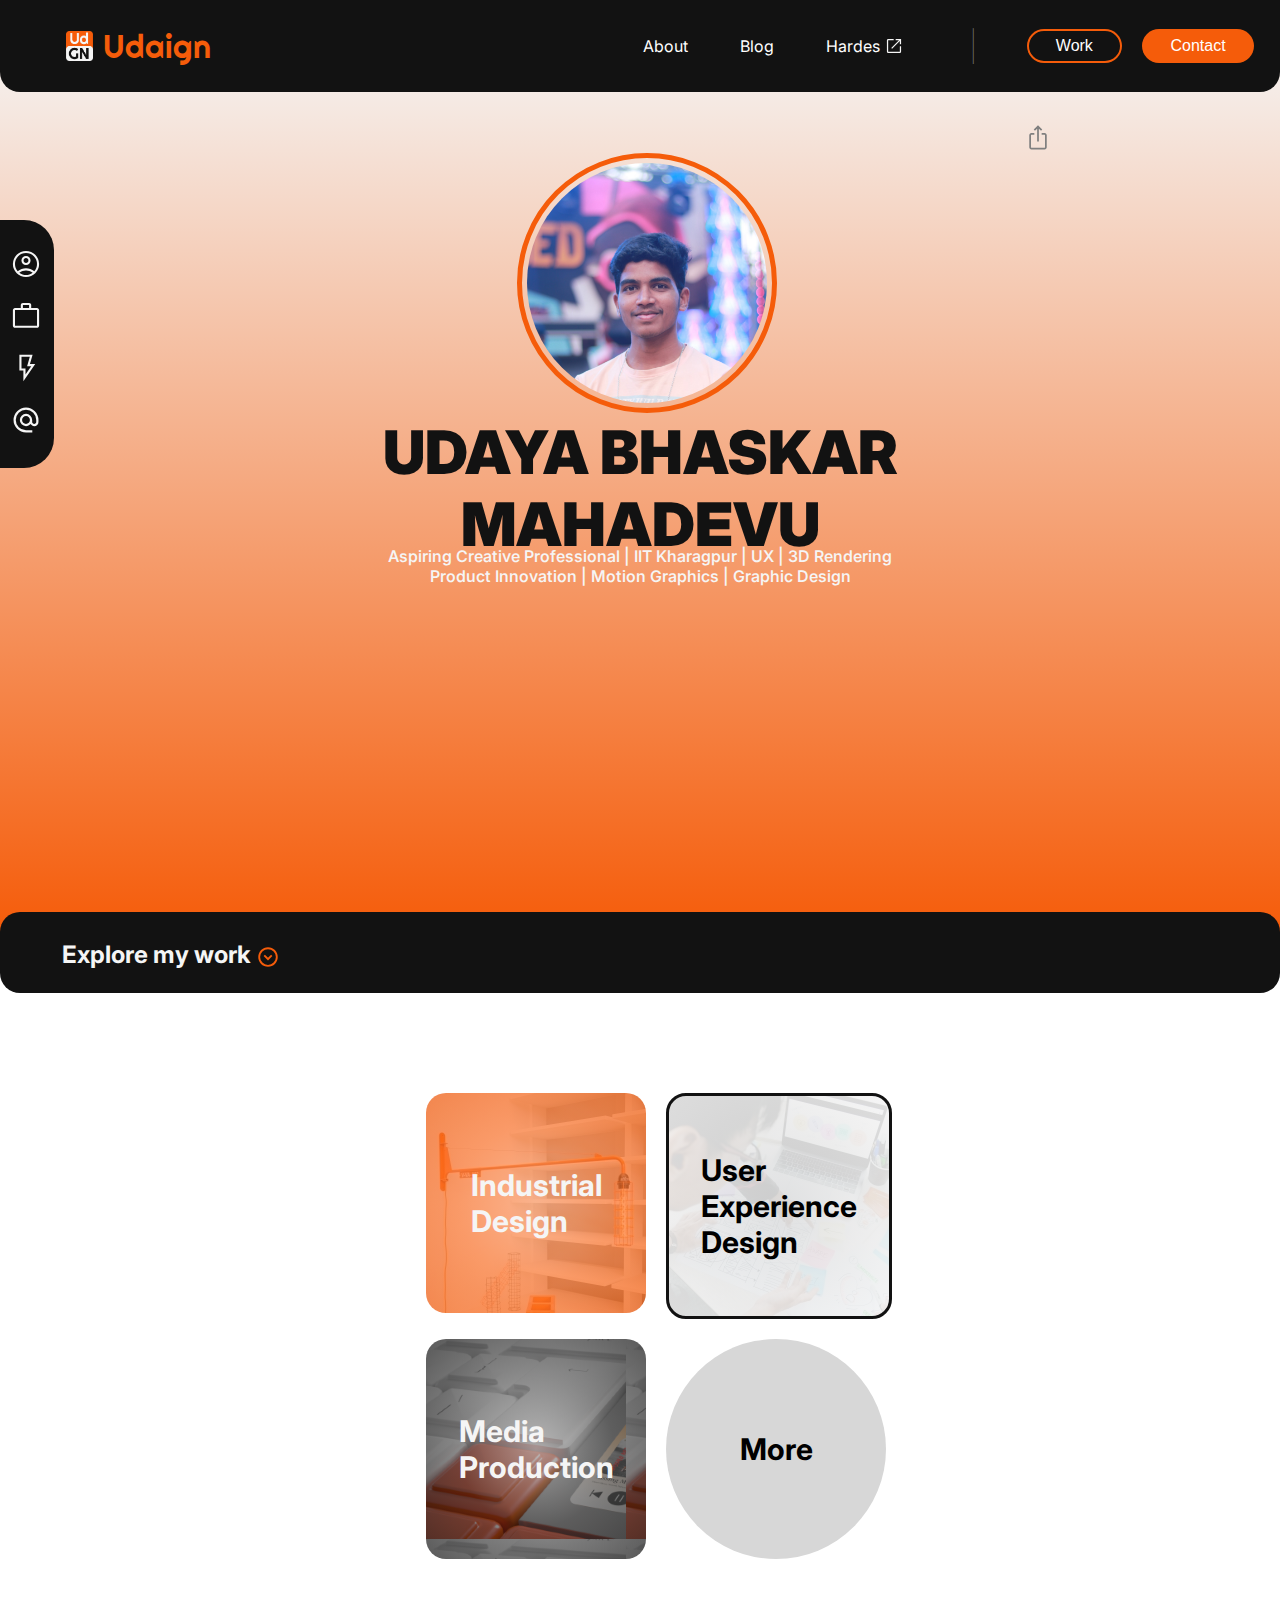
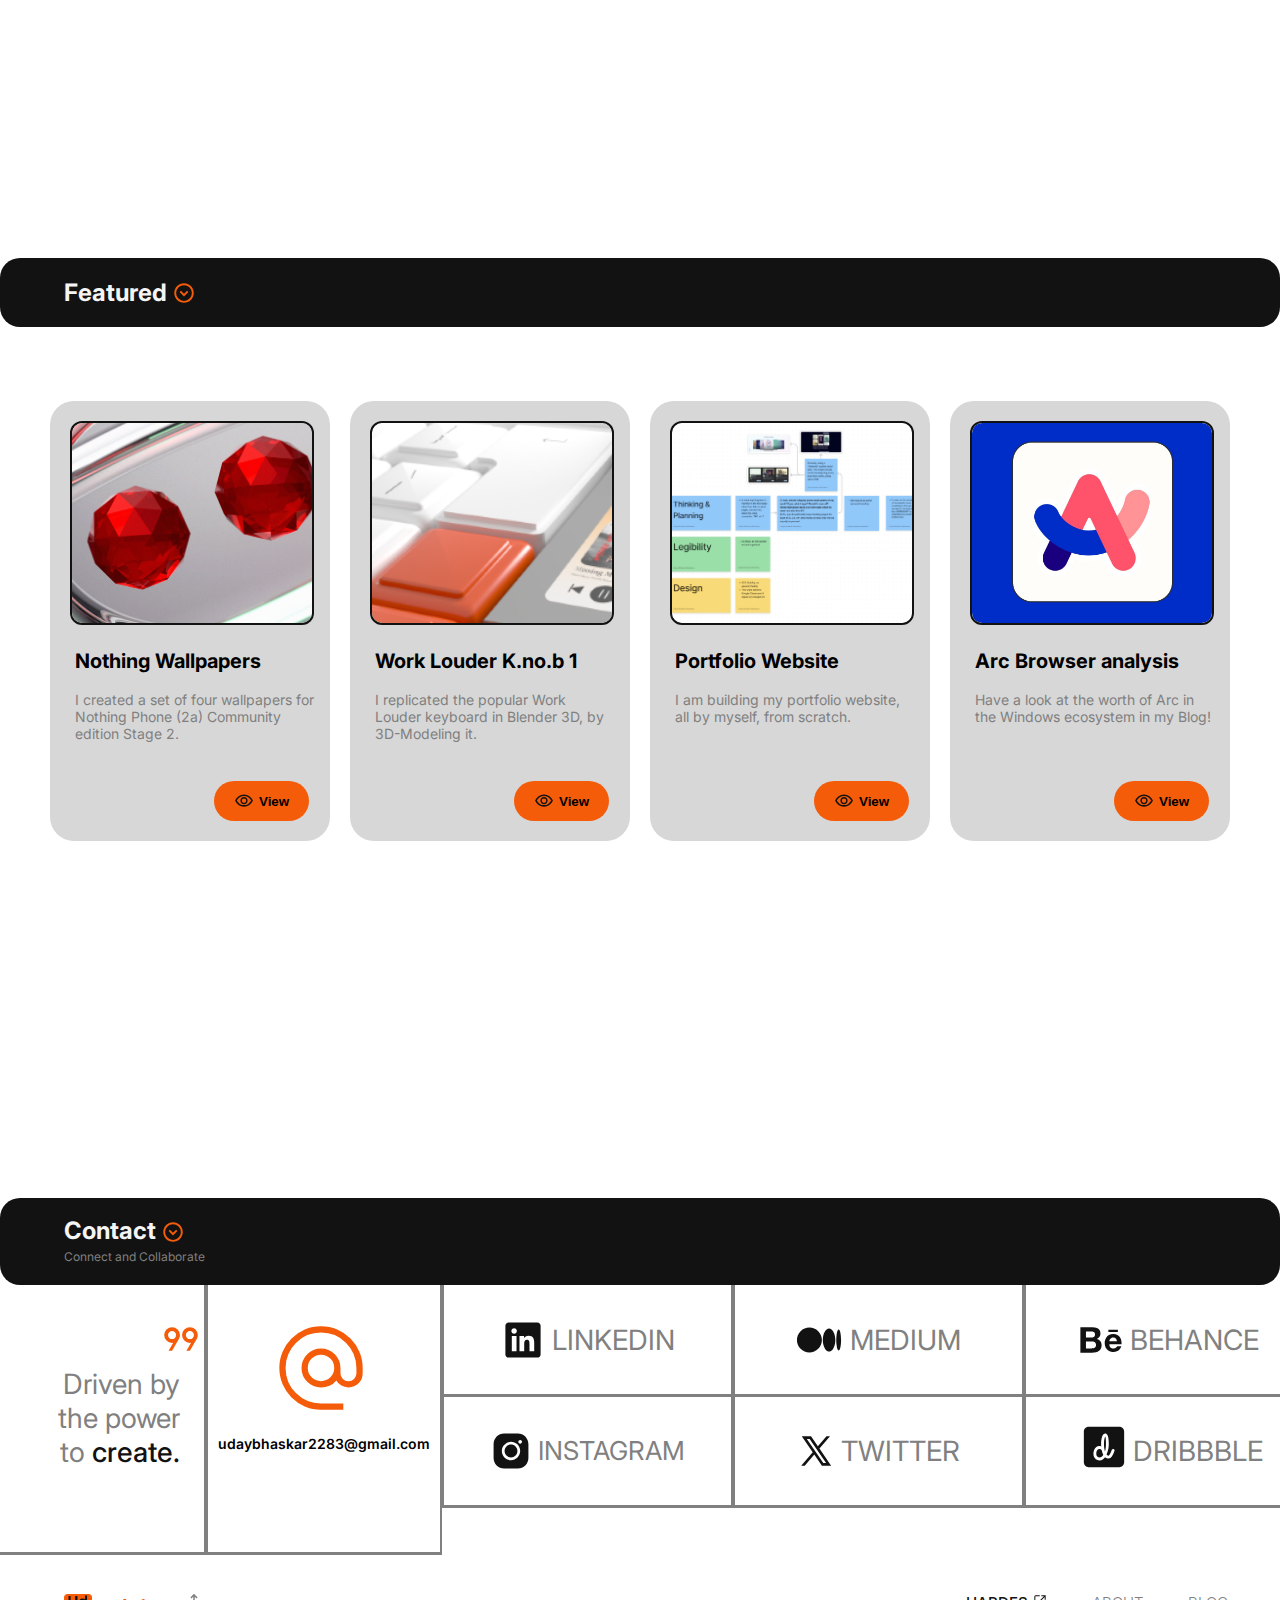
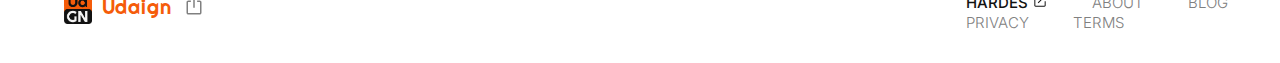
<file: index.html>
<!DOCTYPE html>
<html lang="en">
<head>
    <meta charset="UTF-8">
    <meta name="viewport" content="width=device-width, initial-scale=1.0">
    <title>Home - Udaign</title>
    <link rel="icon" href="assets/Logos/UdGN for Light.png" type="image/png">
    <link rel="stylesheet" href="p_home.css">
    <link rel="preconnect" href="https://fonts.googleapis.com">
    <link rel="preconnect" href="https://fonts.gstatic.com" crossorigin>
    <link href="https://fonts.googleapis.com/css2?family=Inter:wght@100..900&family=Righteous&display=swap" rel="stylesheet">
</head>
<body>
    <!-- Upper Navigation Bar -->
    <nav class="navbar">
        <a href="index.html" class="logo-link">
            <img class="logo" src="assets/Logos/UdGN for Dark.png" alt="Udaign logo">
            <h1 class="logo-txt">Udaign</h1>
        </a>
        <ul class="nav-links">
            <li><a href="p_about.html">About</a></li>
            <li><a href="p_blog.html">Blog</a></li>
            <li><a href="H_home.html" target="_blank">Hardes<img class="ont" src="assets/Icons/open in new.svg" alt="Hardes Official Website"></a></li>
            <li><a href="#" class="seperator">|</a></li>
            <li><button class="sec-btn"><a href="#work">Work</a></button></li>
            <li class="pri-btn-li"><button class="pri-btn"><a href="#contact">Contact</a></button></li>
        </ul>
    </nav>

    <!-- Sidebar Navigation -->
    <aside class="sidebar">
        <nav>
            <ul class="sidebar-links">
                <li><a href="#intro"><img src="assets/Icons/intro.svg" alt="Intro icon"></a></li>
                <li><a href="#work"><img src="assets/Icons/work.svg" alt="Intro icon"></a></li>
                <li><a href="#featured"><img src="assets/Icons/featured.svg" alt="Intro icon"></a></li>
                <li><a href="#contact"><img src="assets/Icons/contact.svg" alt="Intro icon"></a></li>
            </ul>
        </nav>
    </aside>

    <!-- Main Content -->
    <main class="content">
        <section class="intro-sec" id="intro">
            <div class="cont1">
                <a href="#"><img class="share-icon" src="assets/Icons/share.svg" alt="Share icon">
                </a>
                <div class="main-section">
                    <img class="main-intro-image" src="assets/Images/DP_STD.JPG" alt="Image of Udaya Bhaskar Mahadevu aka Udaign">
                    <h1 class="main-name">UDAYA BHASKAR <br> MAHADEVU</h1>
                    <p class="designation">Aspiring Creative Professional | IIT Kharagpur | UX | 3D Rendering <br>Product Innovation | Motion Graphics | Graphic Design</p>
                </div>
            </div>
            <section id="work">
                <div class="work-bar">
                    <a href="#work" class="wb11">
                        <h1 class="sec-title">Explore my work</h1>
                        <img class="ttm" src="assets/Icons/downarrow.svg" alt="downarrow">
                    </a>
                </div>
                <div class="sec2">
                    <div class="whole">
                        <div class="hztl">
                            <div class="work-box1"><a class="work-pw" href="Industrial Design.html" target="_blank">Industrial<br>Design</a></div>
                            <div class="work-box2"><p class="work-p">User<br>Experience<br>Design</p></div>
                        </div>
                        <div class="hztl">
                        <div class="work-box3"><p class="work-pw">Media<br>Production</p></div>
                        <div class="work-box4"><p class="work-p">More</p></div>
                        </div>
                    </div>
                </div>
            </section>
            <section id="featured">
                <div class="sec3">
                    <div class="work-bar2">
                        <a href="#featured" class="wb111">
                            <h1 class="sec-title2">Featured</h1>
                            <img class="ttm2" src="assets/Icons/downarrow.svg" alt="downarrow">
                        </a>
                    </div>
                    <div class="feat-cont">
                        <div class="feat-cont1">
                            <div class="feat-cont-img">
                                <img class="image" src="assets/Images/c.png" alt="Nothing Wallpaper">
                            </div>
                            <div class="feat-cont-txt">
                                <a>Nothing Wallpapers</a>
                                <p class="feat-desc">
                                    I created a set of four wallpapers for Nothing Phone (2a) Community edition Stage 2.
                                </p>
                            </div>
                            <div class="btn-container">
                                <button class="feat-cont-btn">
                                    <img src="assets/Icons/view.svg" alt="view icon">
                                 View
                                </button>
                            </div>
                        </div>
        
                        <div class="feat-cont1">
                            <div class="feat-cont-img">
                                <img class="image" src="assets/Images/2.png" alt="Work Louder Knob 1">
                            </div>
                            <div class="feat-cont-txt">
                                <a>Work Louder K.no.b 1</a>
                                <p class="feat-desc">
                                    I replicated the popular Work Louder keyboard in Blender 3D, by 3D-Modeling it.
                                </p>
                            </div>
                            <div class="btn-container">
                                <button class="feat-cont-btn">
                                    <img src="assets/Icons/view.svg" alt="view icon">
                                    View
                                </button>
                            </div>
                        </div>
        
                        <div class="feat-cont1">
                            <div class="feat-cont-img">
                                <img class="image" src="assets/Images/Pf.png" alt="Planning for this portfolio Website">
                            </div>
                            <div class="feat-cont-txt">
                                <a>Portfolio Website</a>
                                <p class="feat-desc">
                                    I am building my portfolio website, all by myself, from scratch.
                                </p>
                            </div>
                            <div class="btn-container">
                                <button class="feat-cont-btn">
                                    <img src="assets/Icons/view.svg" alt="view icon">
                                    View
                                </button>
                            </div>
                        </div>

                        <div class="feat-cont1">
                            <div class="feat-cont-img">
                                <img class="image" src="assets/Images/arc-browser-hero.jpg" alt="Arc Browser">
                            </div>
                            <div class="feat-cont-txt">
                                <a>Arc Browser analysis</a>
                                <p class="feat-desc">
                                    Have a look at the worth of Arc in the Windows ecosystem in my Blog!
                                </p>
                            </div>
                            <div class="btn-container">
                                <button class="feat-cont-btn">
                                    <img src="assets/Icons/view.svg" alt="view icon">
                                    View
                                </button>
                            </div>
                        </div>
                    </div>
                </div>
            </section>

            <section id="contact">
                <div class="sec4">
                    <div class="work-bar3">
                        <a href="#contact" class="wb13">
                            <h1 class="sec-title3">Contact</h1>
                            <img class="ttm21" src="assets/Icons/downarrow.svg" alt="downarrow">
                        </a>
                        <div>
                            <a class="wb22" href="#work">
                                Connect and Collaborate
                            </a>
                        </div>
                    </div>

                    <div class="cont-div">
                        <div class="cont-top">
                            <div class="cont-quo">
                                <img src="assets/Icons/quote.svg" alt="quote">
                                <p>Driven by <br> the power <br>to <span class="create">create.</span></p>
                            </div>
                            <div class="cont-img">
                                <img src="assets/Icons/email.svg" alt="Udaya Bhaskar Mahadevu aka Udaign">
                                <p>udaybhaskar2283@gmail.com</p>
                            </div>
                            <div class="cont-links">
                                <div class="r1">
                                    <div class="c11">
                                        <img src="assets/Icons/LinkedIn.svg" alt="LinkedIn icon">
                                        <a href="https://www.linkedin.com/in/udayabhaskarm" target="_blank">LINKEDIN
                                        </a>
                                    </div>
                                    <div class="c12">
                                        <img src="assets/Icons/Medium.svg" alt="Medium icon">
                                        <a href="https://medium.com/@udaybhaskar2283" target="_blank">MEDIUM</a>
                                    </div>
                                    <div class="c13">
                                        <img src="assets/Icons/Behance.svg" alt="Behance icon">
                                        <a href="https://www.behance.net/udayabmahadev1" target="_blank">BEHANCE</a>
                                    </div>
                                </div>
                                <div class="r2">
                                    <div class="c21">
                                        <img src="assets/Icons/Instagram.svg" alt="Instagram icon">
                                        <a href="https://www.instagram.com/udaign/" target="_blank">INSTAGRAM</a>
                                    </div>
                                    <div class="c22">
                                        <img src="assets/Icons/Twitter.svg" alt="Twitter icon">
                                        <a href="https://x.com/udaign" target="_blank">TWITTER</a>
                                    </div>
                                    <div class="c23">
                                        <a href="https://dribbble.com/udaign">
                                            <img src="assets/Icons/dribbble.svg" alt="Dribbble icon">
                                        </a>
                                        <a href="https://dribbble.com/udaign" target="_blank">DRIBBBLE</a>
                                    </div>
                                </div>
                            </div>
                        </div>
                        <div class="cont-bot">
                            <a class="bot-logo" href="index.html">
                            <img src="assets/Logos/UdGN for Light.png" alt="Udaign logo for Light Backgrounds">
                            <p class="logo-txt2">Udaign</p>
                            </a>
                            <div class="sick">
                                <img src="assets/Icons/share.svg" alt="share icon">
                            </div>
                            <div class="foot-link">
                                <a class="hdes" href="H_home.html" target="_blank"><span class="hardes">HARDES</span><img src="assets/Icons/open in new for light.svg" alt="Hardes Official Website"></a>
                                <a href="p_about.html">ABOUT</a>
                                <a href="p_blog.html" target="_blank">BLOG</a>
                                <a href="#">PRIVACY</a>
                                <a href="#">TERMS</a>
                            </div>
                        </div>
                    </div>
                </div>
            </section>
        </section>
    </main>
    
</body>
</html>
</file>
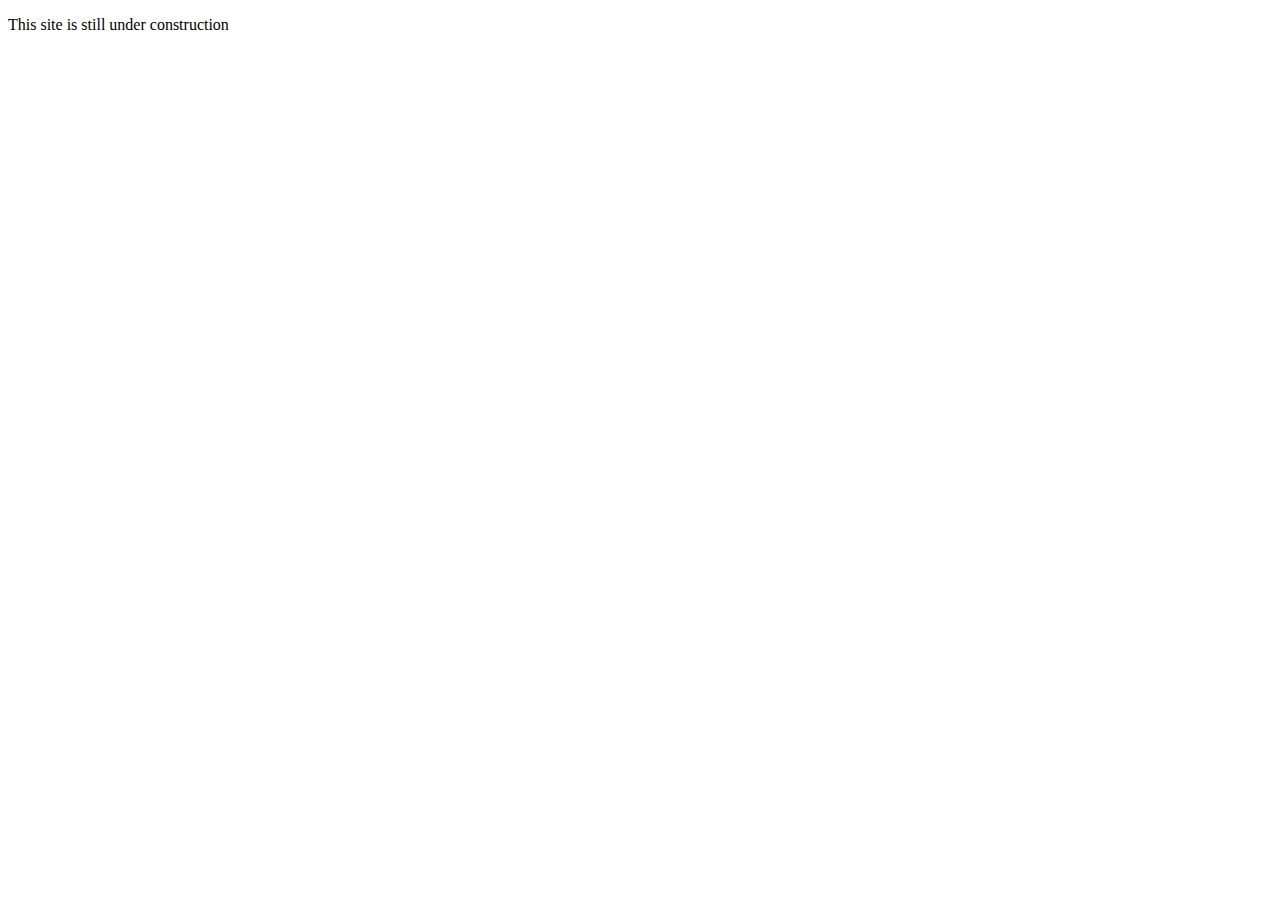
<file: H_home.html>
<!DOCTYPE html>
<html lang="en">
<head>
    <meta charset="UTF-8">
    <meta name="viewport" content="width=device-width, initial-scale=1.0">
    <title>Hardes Official</title>
</head>
<body>
    <p>This site is still under construction</p>
</body>
</html>
</file>
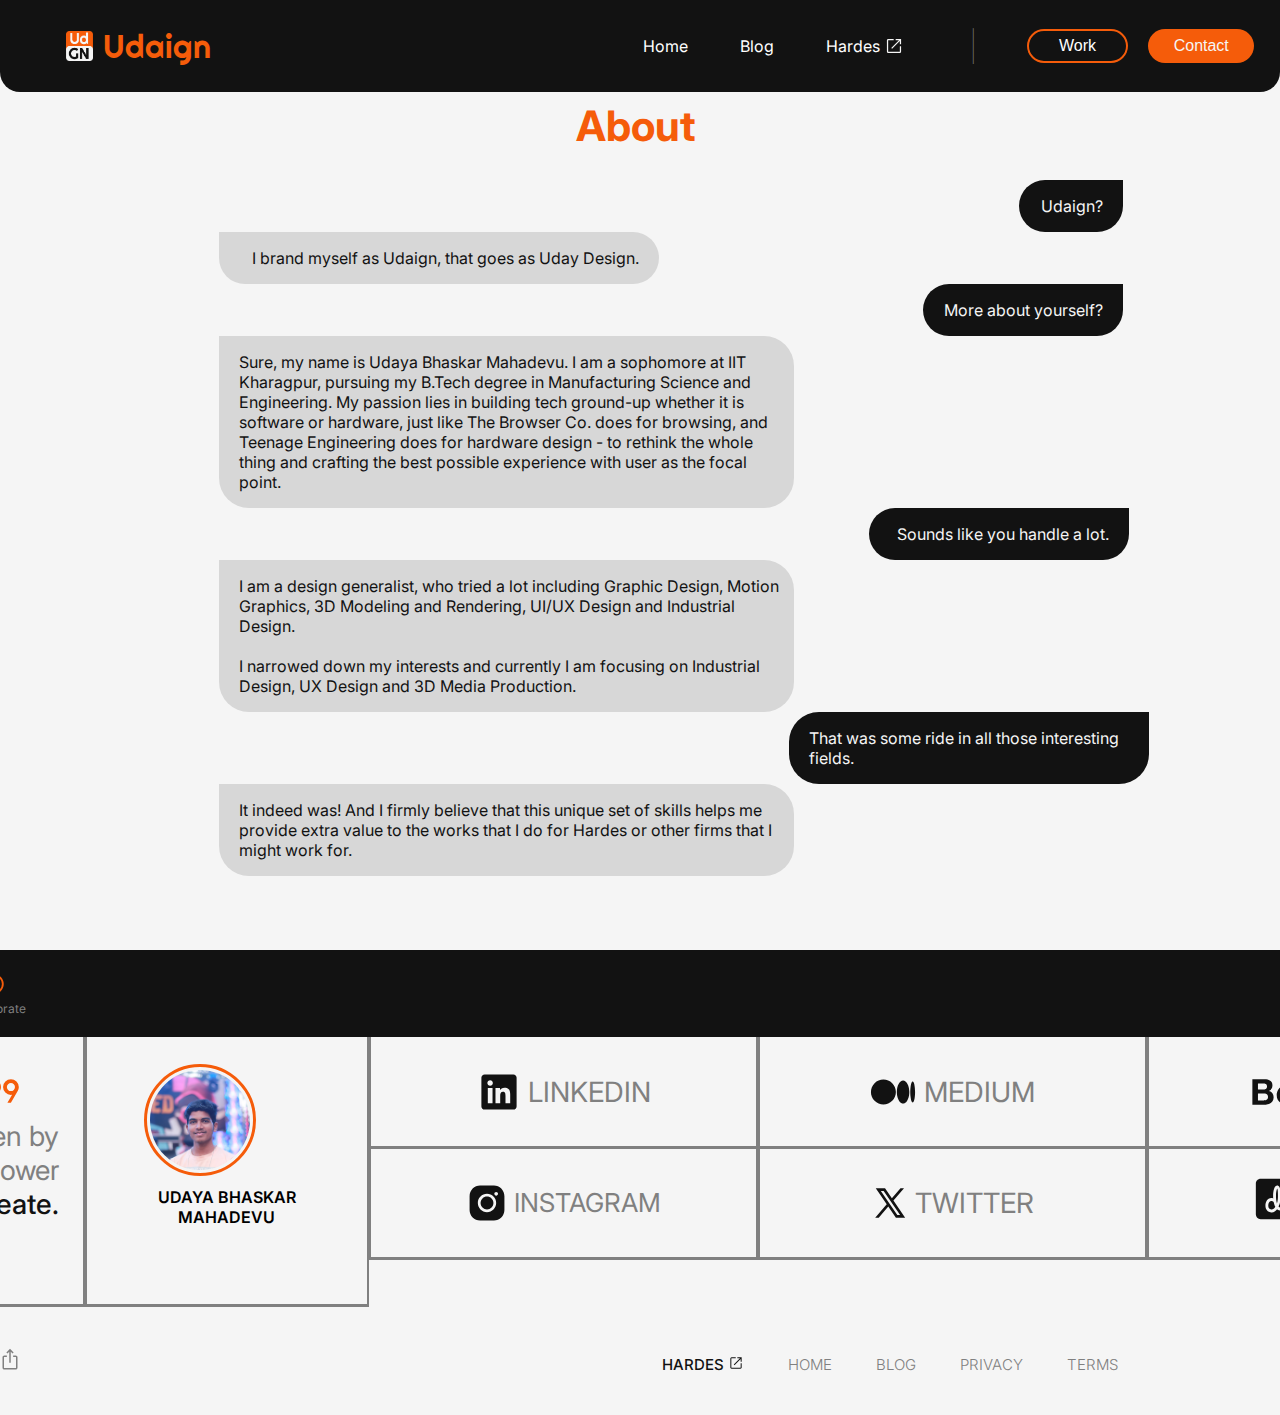
<file: p_about.html>
<!DOCTYPE html>
<html lang="en">
<head>
    <meta charset="UTF-8">
    <meta name="viewport" content="width=device-width, initial-scale=1.0">
    <title>About - Udaign</title>
    <link rel="icon" href="assets/Logos/UdGN for Light.png" type="image/png">
    <link rel="stylesheet" href="p_about.css">
    <link rel="preconnect" href="https://fonts.googleapis.com">
    <link rel="preconnect" href="https://fonts.gstatic.com" crossorigin>
    <link href="https://fonts.googleapis.com/css2?family=Inter:wght@100..900&family=Righteous&display=swap" rel="stylesheet">
</head>
<body>
    <!-- Upper Navigation Bar -->
    <nav class="navbar">
        <a href="index.html" class="logo-link">
            <img class="logo" src="assets/Logos/UdGN for Dark.png" alt="Udaign logo">
            <h1 class="logo-txt">Udaign</h1>
        </a>
        <ul class="nav-links">
            <li><a href="index.html">Home</a></li>
            <li><a href="p_blog.html">Blog</a></li>
            <li><a href="H_home.html" target="_blank">Hardes<img class="ont" src="assets/Icons/open in new.svg" alt="Hardes Official Website"></a></li>
            <li><a href="#" class="seperator">|</a></li>
            <li><button class="sec-btn"><a href="#work">Work</a></button></li>
            <li class="pri-btn-li"><button class="pri-btn">Contact</button></li>
        </ul>
    </nav>

    <h1 class="main-title">About</h1>
    <div class="chat-cont">
        <div class="q1"><p>Udaign?</p></div>
        <div class="a1"><p>I brand myself as Udaign, that goes as Uday Design.</p></div>
        <div class="q2"><p>More about yourself?</p></div>
        <div class="a2"><p>Sure, my name is Udaya Bhaskar Mahadevu. 
            I am a sophomore at IIT Kharagpur, pursuing 
            my B.Tech degree in Manufacturing Science 
            and Engineering. My passion lies in building 
            tech ground-up whether it is software or 
            hardware, just like The Browser Co. does 
            for browsing, and Teenage Engineering 
            does for hardware design - to rethink the 
            whole thing and crafting the best possible 
            experience with user as the focal point.</p>
        </div>
        <div class="q3"><p>Sounds like you handle a lot.</p></div>
        <div class="a2"><p>I am a design generalist, who tried a lot
            including Graphic Design, Motion Graphics, 
            3D Modeling and Rendering, UI/UX Design and Industrial Design. <br> <br>I narrowed down my interests and currently I am focusing on Industrial Design, UX Design and 3D Media Production.</p>
        </div>
        <div class="q4"><p>That was some ride in all those 
            interesting fields.</p>
        </div>
        <div class="a2"><p>It indeed was! And I firmly believe that 
            this unique set of skills helps me provide extra value to the works that I do for Hardes or other firms that I might work for.</p>
        </div>
    </div>

    <div>
        <section id="contact">
            <div class="sec4">
                <div class="work-bar3">
                    <a href="#work" class="wb13">
                        <h1 class="sec-title3">Contact</h1>
                        <img class="ttm21" src="assets/Icons/downarrow.svg" alt="downarrow">
                    </a>
                    <div>
                        <a class="wb22" href="#work">
                            Connect and Collaborate
                        </a>
                    </div>
                </div>

                <div class="cont-div">
                    <div class="cont-top">
                        <div class="cont-quo">
                            <img src="assets/Icons/quote.svg" alt="quote">
                            <p>Driven by <br> the power <br>to <span class="create">create.</span></p>
                        </div>
                        <div class="cont-img">
                            <img src="assets/Images/DP_STD.JPG" alt="Udaya Bhaskar Mahadevu aka Udaign">
                            <p>UDAYA BHASKAR MAHADEVU</p>
                        </div>
                        <div class="cont-links">
                            <div class="r1">
                                <div class="c11">
                                    <img src="assets/Icons/LinkedIn.svg" alt="LinkedIn icon">
                                    <a href="https://www.linkedin.com/in/udayabhaskarm">LINKEDIN
                                    </a>
                                </div>
                                <div class="c12">
                                    <img src="assets/Icons/Medium.svg" alt="Medium icon">
                                    <a href="https://medium.com/@udaybhaskar2283">MEDIUM</a>
                                </div>
                                <div class="c13">
                                    <img src="assets/Icons/Behance.svg" alt="Behance icon">
                                    <a href="https://www.behance.net/udayabmahadev1">BEHANCE</a>
                                </div>
                            </div>
                            <div class="r2">
                                <div class="c21">
                                    <img src="assets/Icons/Instagram.svg" alt="Instagram icon">
                                    <a href="https://www.instagram.com/udaign/">INSTAGRAM</a>
                                </div>
                                <div class="c22">
                                    <img src="assets/Icons/Twitter.svg" alt="Twitter icon">
                                    <a href="https://x.com/udaign">TWITTER</a>
                                </div>
                                <div class="c23">
                                    <a href="https://dribbble.com/udaign">
                                        <img src="assets/Icons/dribbble.svg" alt="Dribbble icon">
                                    </a>
                                    <a href="https://dribbble.com/udaign">DRIBBBLE</a>
                                </div>
                            </div>
                        </div>
                    </div>
                    <div class="cont-bot">
                        <img src="assets/Logos/UdGN for Light.png" alt="Udaign logo for Light Backgrounds">
                        <p>Udaign</p>
                        <div class="sick">
                            <img src="assets/Icons/share.svg" alt="share icon">
                        </div>
                        <div class="foot-link">
                            <a class="hdes" href="H_home.html" target="_blank"><span class="hardes">HARDES</span><img src="assets/Icons/open in new for light.svg" alt="Hardes Official Website"></a>
                            <a href="index.html">HOME</a>
                            <a href="p_blog.html">BLOG</a>
                            <a href="#">PRIVACY</a>
                            <a href="#">TERMS</a>
                        </div>
                    </div>
                </div>
            </div>
        </section>
    </div>
</body>
</html>
</file>
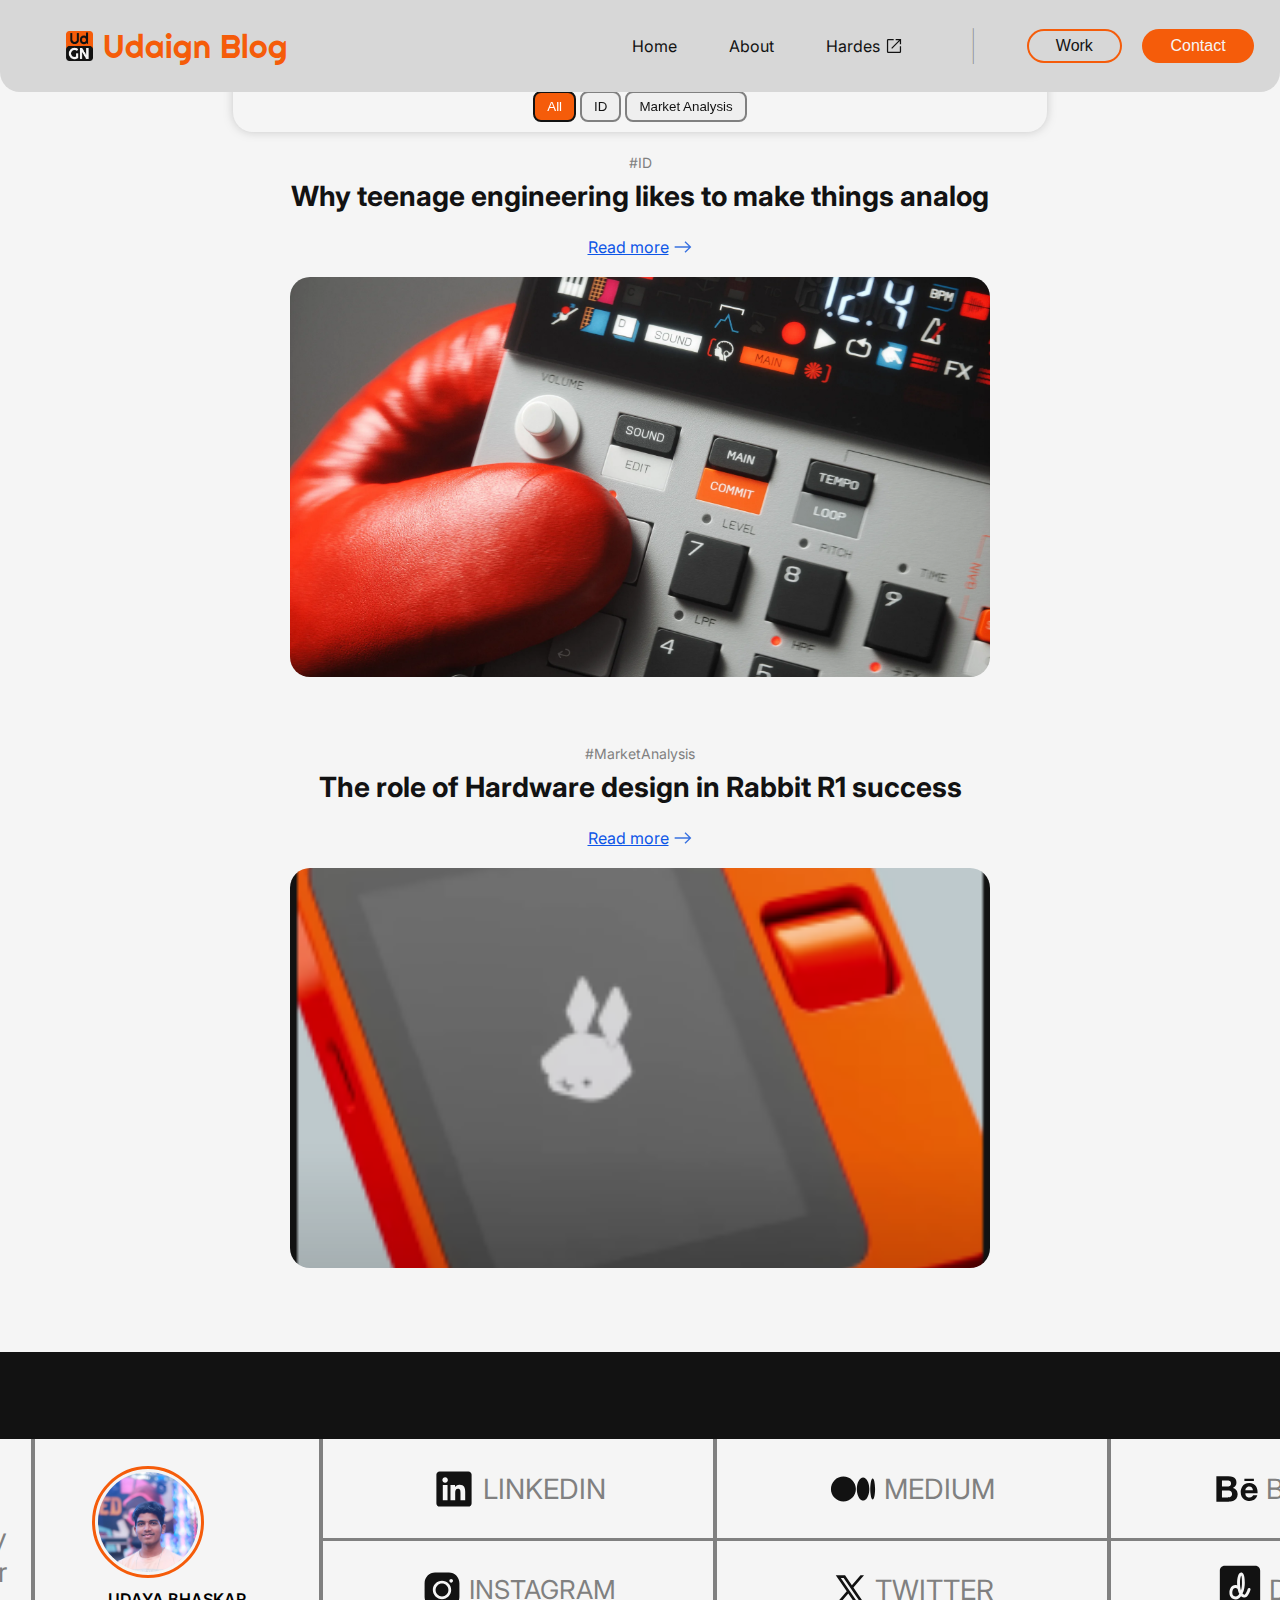
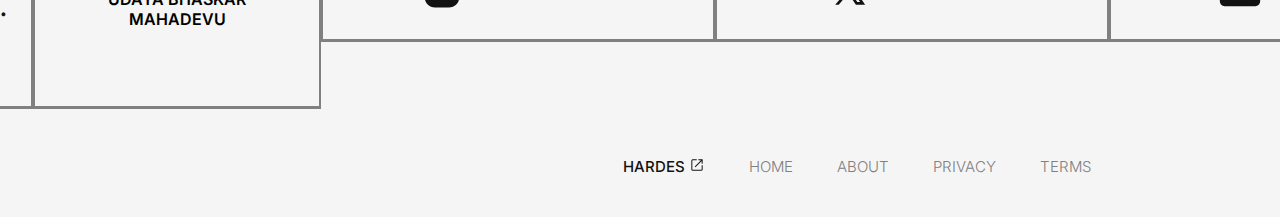
<file: p_blog.html>
<!DOCTYPE html>
<html lang="en">
<head>
    <meta charset="UTF-8">
    <meta name="viewport" content="width=device-width, initial-scale=1.0">
    <title>Blog - Udaign</title>
    <link rel="icon" href="assets/Logos/UdGN for Light.png" type="image/png">
    <link rel="stylesheet" href="p_blog.css">
    <link rel="preconnect" href="https://fonts.googleapis.com">
    <link rel="preconnect" href="https://fonts.gstatic.com" crossorigin>
    <link href="https://fonts.googleapis.com/css2?family=Inter:wght@100..900&family=Righteous&display=swap" rel="stylesheet">
</head>
<body>
    <!-- Upper Navigation Bar -->
    <nav class="navbar">
        <a href="p_blog.html" class="logo-link">
            <img class="logo" src="assets/Logos/UdGN for Light.png" alt="Udaign logo">
            <h1 class="logo-txt">Udaign Blog</h1>
        </a>
        <ul class="nav-links">
            <li><a href="index.html">Home</a></li>
            <li><a href="p_about.html">About</a></li>
            <li><a href="H_home.html" target="_blank">Hardes<img class="ont" src="assets/Icons/open in new for light.svg" alt="Hardes Official Website"></a></li>
            <li><a href="#" class="seperator">|</a></li>
            <li><button class="sec-btn"><a href="index.html#work" target="_blank"><span class="work-col">Work</span></a></button></li>
            <li class="pri-btn-li"><button class="pri-btn"><a href="#contact">Contact</a></button></li>
        </ul>
    </nav>

    <div class="main-container">

        <div class="all-posts">

            <div class="filters">
                <button class="filter-button active" data-filter="all">All</button>
                <button class="filter-button" data-filter="ID">ID</button>
                <button class="filter-button" data-filter="MarketAnalysis">Market Analysis</button>
                <!-- Add more buttons as needed -->

                <div class="p-seperator2"></div>

            </div>

            <div class="one-post" data-field="ID">
                <div class="field">
                    <p>#ID</p>
                </div>
                <div class="post-title">
                    <a>Why teenage engineering likes to make things analog</a>
                </div>
                <div class="link">
                    <a href="#">Read more 
                        <img src="assets/Icons/rightarrow.svg" alt="rightarrow"></a>
                </div>
                <div class="post-img">
                    <img src="assets/Images/10001 (1).png" alt="Teenage Engineering K.O.II" class="img">
                </div>
            </div>

            <div class="one-post" data-field="MarketAnalysis">
                <div class="field">
                    <p>#MarketAnalysis</p>
                </div>
                <div class="post-title">
                    <a>The role of Hardware design in Rabbit R1 success</a>
                </div>
                <div class="link">
                    <a href="#">Read more <img src="assets/Icons/rightarrow.svg" alt="rightarrow"></a>
                </div>
                <div class="post-img">
                    <img src="assets/Images/Knob.png" alt="Teenage Engineering K.O.II" class="img">
                </div>
            </div>

            <div class="p-seperator"></div>

        </div>

        <section id="contact">
            <div class="sec4">
                <div class="work-bar3">
                    <a href="#contact" class="wb13">
                        <h1 class="sec-title3">Contact</h1>
                        <img class="ttm21" src="assets/Icons/downarrow.svg" alt="downarrow">
                    </a>
                    <div>
                        <a class="wb22" href="#work">
                            Connect and Collaborate
                        </a>
                    </div>
                </div>

                <div class="cont-div">
                    <div class="cont-top">
                        <div class="cont-quo">
                            <img src="assets/Icons/quote.svg" alt="quote">
                            <p>Driven by <br> the power <br>to <span class="create">create.</span></p>
                        </div>
                        <div class="cont-img">
                            <img src="assets/Images/DP_STD.JPG" alt="Udaya Bhaskar Mahadevu aka Udaign">
                            <p>UDAYA BHASKAR MAHADEVU</p>
                        </div>
                        <div class="cont-links">
                            <div class="r1">
                                <div class="c11">
                                    <img src="assets/Icons/LinkedIn.svg" alt="LinkedIn icon">
                                    <a href="https://www.linkedin.com/in/udayabhaskarm">LINKEDIN
                                    </a>
                                </div>
                                <div class="c12">
                                    <img src="assets/Icons/Medium.svg" alt="Medium icon">
                                    <a href="https://medium.com/@udaybhaskar2283">MEDIUM</a>
                                </div>
                                <div class="c13">
                                    <img src="assets/Icons/Behance.svg" alt="Behance icon">
                                    <a href="https://www.behance.net/udayabmahadev1">BEHANCE</a>
                                </div>
                            </div>
                            <div class="r2">
                                <div class="c21">
                                    <img src="assets/Icons/Instagram.svg" alt="Instagram icon">
                                    <a href="https://www.instagram.com/udaign/">INSTAGRAM</a>
                                </div>
                                <div class="c22">
                                    <img src="assets/Icons/Twitter.svg" alt="Twitter icon">
                                    <a href="https://x.com/udaign">TWITTER</a>
                                </div>
                                <div class="c23">
                                    <a href="https://dribbble.com/udaign">
                                        <img src="assets/Icons/dribbble.svg" alt="Dribbble icon">
                                    </a>
                                    <a href="https://dribbble.com/udaign">DRIBBBLE</a>
                                </div>
                            </div>
                        </div>
                    </div>
                    <div class="cont-bot">
                        <img src="assets/Logos/UdGN for Light.png" alt="Udaign logo for Light Backgrounds">
                        <p>Udaign</p>
                        <div class="sick">
                            <img src="assets/Icons/share.svg" alt="share icon">
                        </div>
                        <div class="foot-link">
                            <a class="hdes" href="H_home.html" target="_blank"><span class="hardes">HARDES</span><img src="assets/Icons/open in new for light.svg" alt="Hardes Official Website"></a>
                            <a href="index.html">HOME</a>
                            <a href="p_about.html">ABOUT</a>
                            <a href="#">PRIVACY</a>
                            <a href="#">TERMS</a>
                        </div>
                    </div>
                </div>
            </div>
        </section>
    </div>

    <script src="p_blog.js"></script>
</body>
</html>
</file>
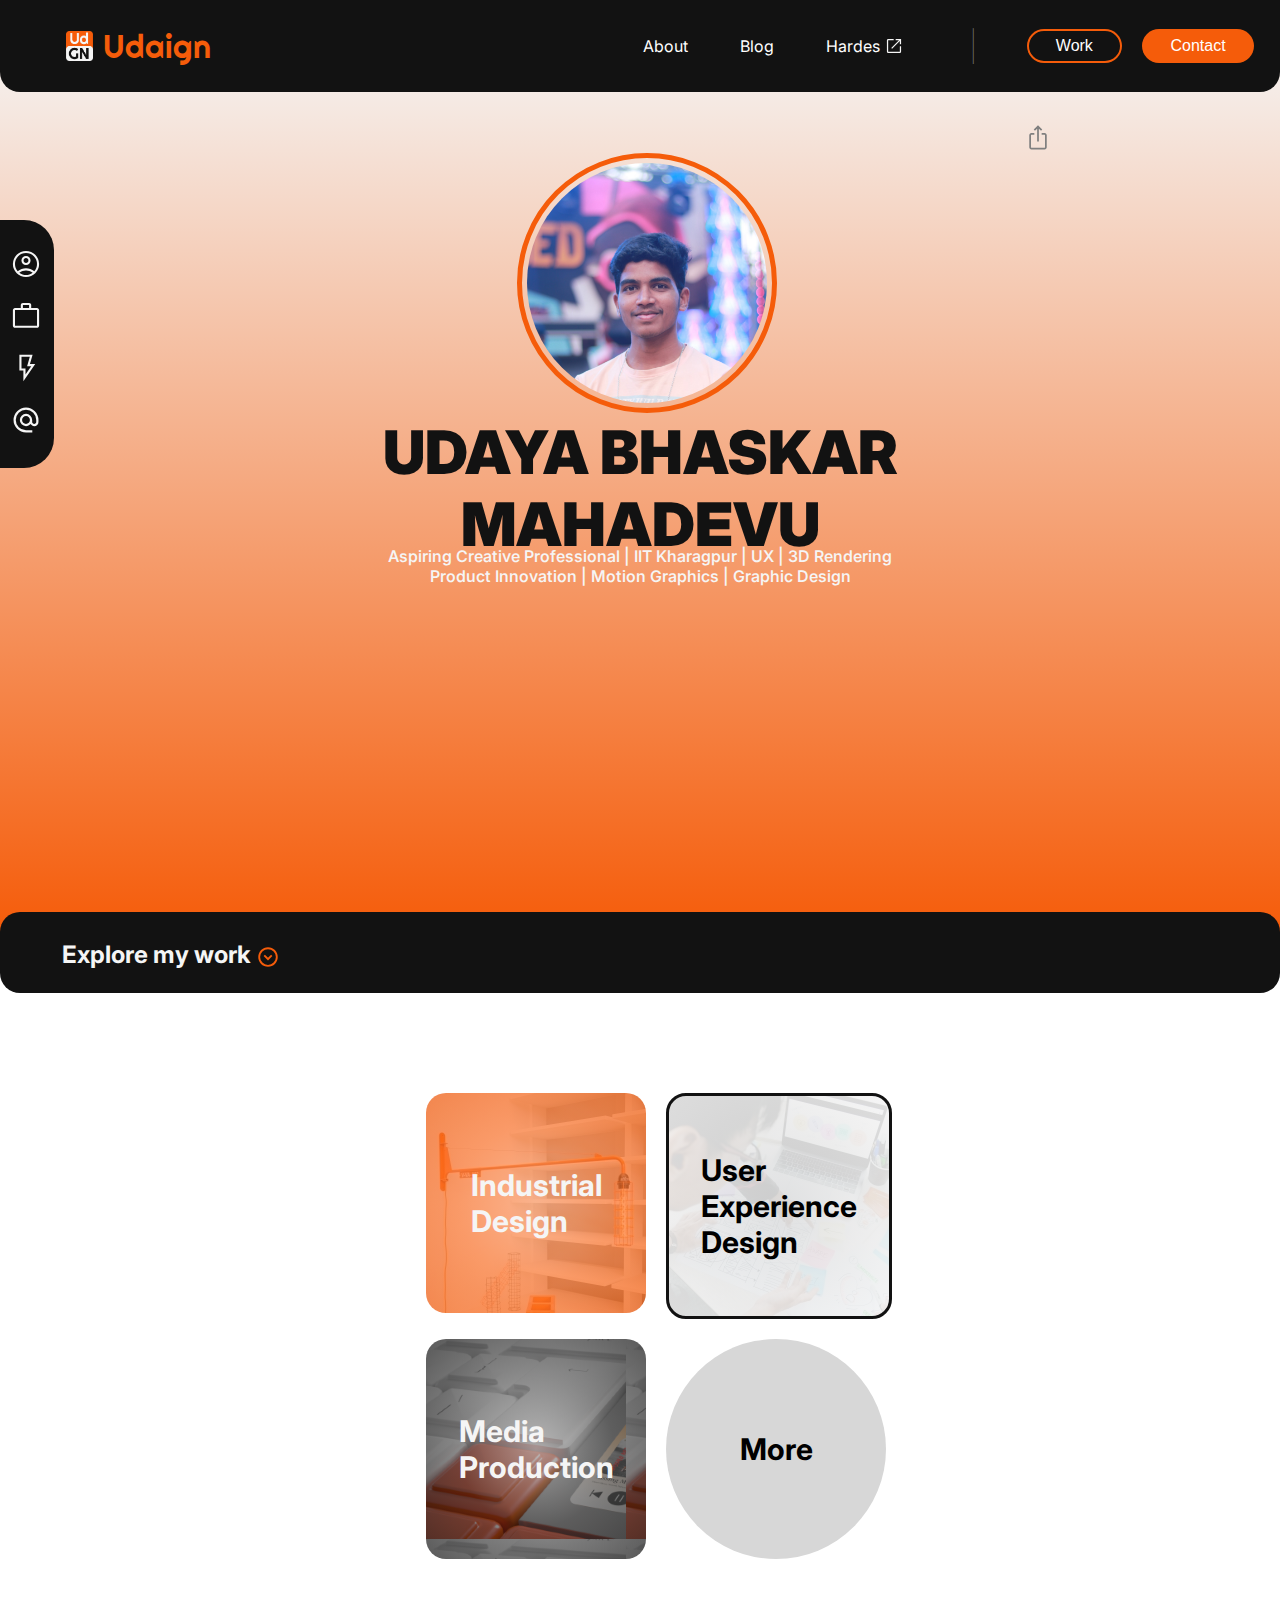
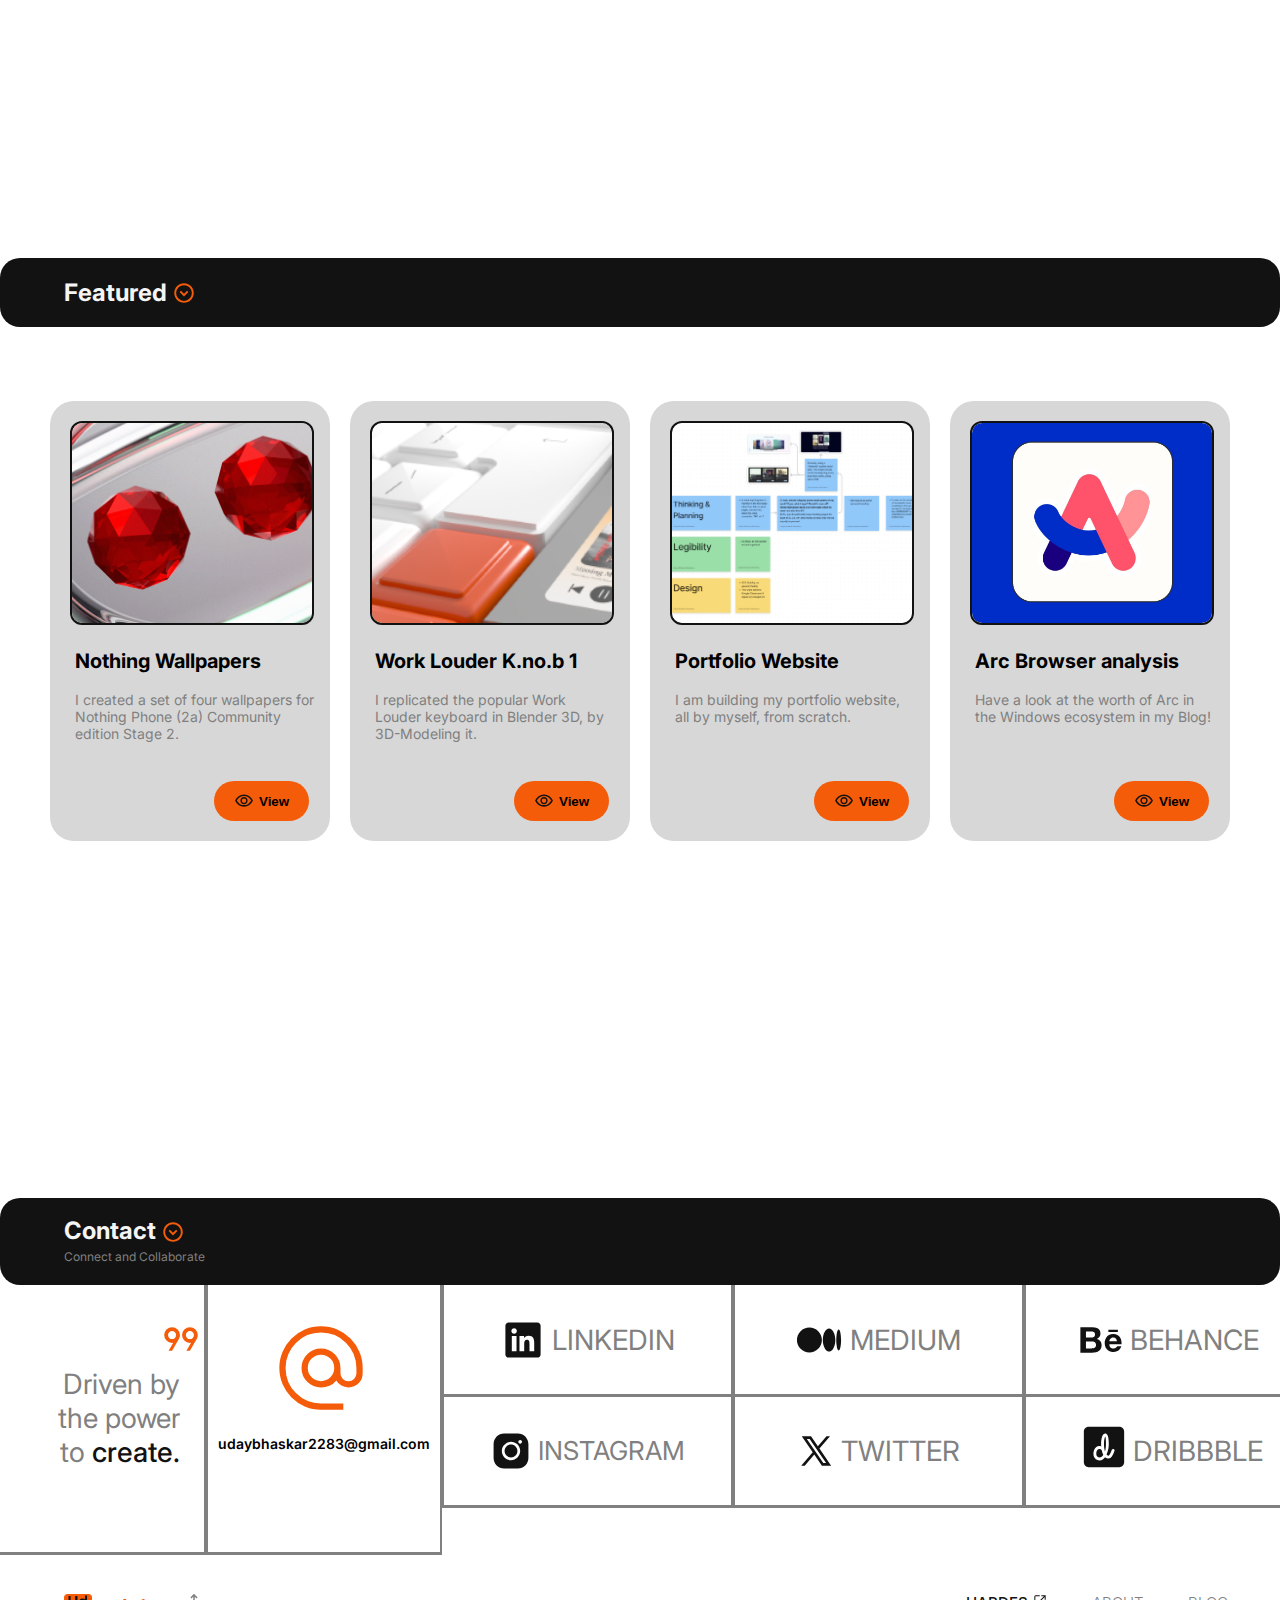
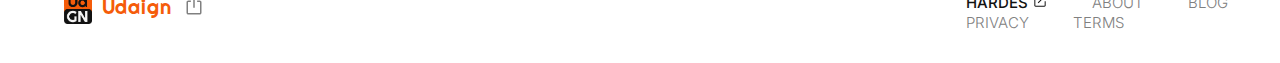
<file: p_home.html>
<!DOCTYPE html>
<html lang="en">
<head>
    <meta charset="UTF-8">
    <meta name="viewport" content="width=device-width, initial-scale=1.0">
    <title>Home - Udaign</title>
    <link rel="icon" href="assets/Logos/UdGN for Light.png" type="image/png">
    <link rel="stylesheet" href="p_home.css">
    <link rel="preconnect" href="https://fonts.googleapis.com">
    <link rel="preconnect" href="https://fonts.gstatic.com" crossorigin>
    <link href="https://fonts.googleapis.com/css2?family=Inter:wght@100..900&family=Righteous&display=swap" rel="stylesheet">
</head>
<body>
    <!-- Upper Navigation Bar -->
    <nav class="navbar">
        <a href="p_home.html" class="logo-link">
            <img class="logo" src="assets/Logos/UdGN for Dark.png" alt="Udaign logo">
            <h1 class="logo-txt">Udaign</h1>
        </a>
        <ul class="nav-links">
            <li><a href="p_about.html">About</a></li>
            <li><a href="p_blog.html">Blog</a></li>
            <li><a href="H_home.html" target="_blank">Hardes<img class="ont" src="assets/Icons/open in new.svg" alt="Hardes Official Website"></a></li>
            <li><a href="#" class="seperator">|</a></li>
            <li><button class="sec-btn"><a href="#work">Work</a></button></li>
            <li class="pri-btn-li"><button class="pri-btn"><a href="#contact">Contact</a></button></li>
        </ul>
    </nav>

    <!-- Sidebar Navigation -->
    <aside class="sidebar">
        <nav>
            <ul class="sidebar-links">
                <li><a href="#intro"><img src="assets/Icons/intro.svg" alt="Intro icon"></a></li>
                <li><a href="#work"><img src="assets/Icons/work.svg" alt="Intro icon"></a></li>
                <li><a href="#featured"><img src="assets/Icons/featured.svg" alt="Intro icon"></a></li>
                <li><a href="#contact"><img src="assets/Icons/contact.svg" alt="Intro icon"></a></li>
            </ul>
        </nav>
    </aside>

    <!-- Main Content -->
    <main class="content">
        <section class="intro-sec" id="intro">
            <div class="cont1">
                <a href="#"><img class="share-icon" src="assets/Icons/share.svg" alt="Share icon">
                </a>
                <div class="main-section">
                    <img class="main-intro-image" src="assets/Images/DP_STD.JPG" alt="Image of Udaya Bhaskar Mahadevu aka Udaign">
                    <h1 class="main-name">UDAYA BHASKAR <br> MAHADEVU</h1>
                    <p class="designation">Aspiring Creative Professional | IIT Kharagpur | UX | 3D Rendering <br>Product Innovation | Motion Graphics | Graphic Design</p>
                </div>
            </div>
            <section id="work">
                <div class="work-bar">
                    <a href="#work" class="wb11">
                        <h1 class="sec-title">Explore my work</h1>
                        <img class="ttm" src="assets/Icons/downarrow.svg" alt="downarrow">
                    </a>
                </div>
                <div class="sec2">
                    <div class="whole">
                        <div class="hztl">
                            <div class="work-box1"><a class="work-pw" href="http://127.0.0.1:5501/Industrial%20Design.html" target="_blank">Industrial<br>Design</a></div>
                            <div class="work-box2"><p class="work-p">User<br>Experience<br>Design</p></div>
                        </div>
                        <div class="hztl">
                        <div class="work-box3"><p class="work-pw">Media<br>Production</p></div>
                        <div class="work-box4"><p class="work-p">More</p></div>
                        </div>
                    </div>
                </div>
            </section>
            <section id="featured">
                <div class="sec3">
                    <div class="work-bar2">
                        <a href="#featured" class="wb111">
                            <h1 class="sec-title2">Featured</h1>
                            <img class="ttm2" src="assets/Icons/downarrow.svg" alt="downarrow">
                        </a>
                    </div>
                    <div class="feat-cont">
                        <div class="feat-cont1">
                            <div class="feat-cont-img">
                                <img class="image" src="assets/Images/c.png" alt="Nothing Wallpaper">
                            </div>
                            <div class="feat-cont-txt">
                                <a>Nothing Wallpapers</a>
                                <p class="feat-desc">
                                    I created a set of four wallpapers for Nothing Phone (2a) Community edition Stage 2.
                                </p>
                            </div>
                            <div class="btn-container">
                                <button class="feat-cont-btn">
                                    <img src="assets/Icons/view.svg" alt="view icon">
                                 View
                                </button>
                            </div>
                        </div>
        
                        <div class="feat-cont1">
                            <div class="feat-cont-img">
                                <img class="image" src="assets/Images/2.png" alt="Work Louder Knob 1">
                            </div>
                            <div class="feat-cont-txt">
                                <a>Work Louder K.no.b 1</a>
                                <p class="feat-desc">
                                    I replicated the popular Work Louder keyboard in Blender 3D, by 3D-Modeling it.
                                </p>
                            </div>
                            <div class="btn-container">
                                <button class="feat-cont-btn">
                                    <img src="assets/Icons/view.svg" alt="view icon">
                                    View
                                </button>
                            </div>
                        </div>
        
                        <div class="feat-cont1">
                            <div class="feat-cont-img">
                                <img class="image" src="assets/Images/Pf.png" alt="Planning for this portfolio Website">
                            </div>
                            <div class="feat-cont-txt">
                                <a>Portfolio Website</a>
                                <p class="feat-desc">
                                    I am building my portfolio website, all by myself, from scratch.
                                </p>
                            </div>
                            <div class="btn-container">
                                <button class="feat-cont-btn">
                                    <img src="assets/Icons/view.svg" alt="view icon">
                                    View
                                </button>
                            </div>
                        </div>

                        <div class="feat-cont1">
                            <div class="feat-cont-img">
                                <img class="image" src="assets/Images/arc-browser-hero.jpg" alt="Arc Browser">
                            </div>
                            <div class="feat-cont-txt">
                                <a>Arc Browser analysis</a>
                                <p class="feat-desc">
                                    Have a look at the worth of Arc in the Windows ecosystem in my Blog!
                                </p>
                            </div>
                            <div class="btn-container">
                                <button class="feat-cont-btn">
                                    <img src="assets/Icons/view.svg" alt="view icon">
                                    View
                                </button>
                            </div>
                        </div>
                    </div>
                </div>
            </section>

            <section id="contact">
                <div class="sec4">
                    <div class="work-bar3">
                        <a href="#contact" class="wb13">
                            <h1 class="sec-title3">Contact</h1>
                            <img class="ttm21" src="assets/Icons/downarrow.svg" alt="downarrow">
                        </a>
                        <div>
                            <a class="wb22" href="#work">
                                Connect and Collaborate
                            </a>
                        </div>
                    </div>

                    <div class="cont-div">
                        <div class="cont-top">
                            <div class="cont-quo">
                                <img src="assets/Icons/quote.svg" alt="quote">
                                <p>Driven by <br> the power <br>to <span class="create">create.</span></p>
                            </div>
                            <div class="cont-img">
                                <img src="assets/Icons/email.svg" alt="Udaya Bhaskar Mahadevu aka Udaign">
                                <p>udaybhaskar2283@gmail.com</p>
                            </div>
                            <div class="cont-links">
                                <div class="r1">
                                    <div class="c11">
                                        <img src="assets/Icons/LinkedIn.svg" alt="LinkedIn icon">
                                        <a href="https://www.linkedin.com/in/udayabhaskarm" target="_blank">LINKEDIN
                                        </a>
                                    </div>
                                    <div class="c12">
                                        <img src="assets/Icons/Medium.svg" alt="Medium icon">
                                        <a href="https://medium.com/@udaybhaskar2283" target="_blank">MEDIUM</a>
                                    </div>
                                    <div class="c13">
                                        <img src="assets/Icons/Behance.svg" alt="Behance icon">
                                        <a href="https://www.behance.net/udayabmahadev1" target="_blank">BEHANCE</a>
                                    </div>
                                </div>
                                <div class="r2">
                                    <div class="c21">
                                        <img src="assets/Icons/Instagram.svg" alt="Instagram icon">
                                        <a href="https://www.instagram.com/udaign/" target="_blank">INSTAGRAM</a>
                                    </div>
                                    <div class="c22">
                                        <img src="assets/Icons/Twitter.svg" alt="Twitter icon">
                                        <a href="https://x.com/udaign" target="_blank">TWITTER</a>
                                    </div>
                                    <div class="c23">
                                        <a href="https://dribbble.com/udaign">
                                            <img src="assets/Icons/dribbble.svg" alt="Dribbble icon">
                                        </a>
                                        <a href="https://dribbble.com/udaign" target="_blank">DRIBBBLE</a>
                                    </div>
                                </div>
                            </div>
                        </div>
                        <div class="cont-bot">
                            <a class="bot-logo" href="p_home.html">
                            <img src="assets/Logos/UdGN for Light.png" alt="Udaign logo for Light Backgrounds">
                            <p class="logo-txt2">Udaign</p>
                            </a>
                            <div class="sick">
                                <img src="assets/Icons/share.svg" alt="share icon">
                            </div>
                            <div class="foot-link">
                                <a class="hdes" href="H_home.html" target="_blank"><span class="hardes">HARDES</span><img src="assets/Icons/open in new for light.svg" alt="Hardes Official Website"></a>
                                <a href="p_about.html">ABOUT</a>
                                <a href="p_blog.html" target="_blank">BLOG</a>
                                <a href="#">PRIVACY</a>
                                <a href="#">TERMS</a>
                            </div>
                        </div>
                    </div>
                </div>
            </section>
        </section>
    </main>
    
</body>
</html>
</file>
<file: p_home.css>
:root{
    --Uorange: #F55C0A;
    --Ublack: #121212;
    --Ugrey: #808080;
    --Uwhite: #f5f5f5;
    --Uhorange: #ff9861;
    --Ulgrey: #D7D7D7;
}

body {
    display: flex;
    font-family: "Inter", sans-serif;
    margin: 0px;
    padding: 0px;
    overflow-x: hidden;
}

.navbar {
    display: flex;
    margin-right: 12px;
    justify-content: space-between;
    align-items: center;
    width: 100%;
    position: fixed;
    background-color: var(--Ublack);
    padding: 0.35em;
    border-radius: 0px 0px 20px 20px;
    z-index: 100;
    box-sizing: border-box;
}

.logo-link {
    text-decoration: none;
    color: inherit;
    display: flex;
    align-items: center;
    padding: 10px 10px 10px 40px;
    margin-left: 20px;
}

.logo {
    height: 30px;
}

.logo-txt{
    margin: 0px;
    text-decoration: none;
    color: inherit;
    font-family: "Righteous", sans-serif;
    color: var(--Uorange);
    font-weight: 500;
    padding: 10px;
}

.nav-links {
    list-style-type: none;
    display: flex;
    margin: 0;
    padding-right: 20px;
    padding-left: 0px;
    align-items: center;
}

.nav-links li {
    margin-left: 20px;
    color: var(--Uwhite);
}

.ont{
    width: 20px;
    margin-left: 4px;
}

.ont:hover{
    opacity: 50%;
}

.nav-links li button{
    text-decoration: none;
    padding: 0em 0.8em;
    font-size: 16px;
}

.seperator{
    color: var(--Ugrey) !important;
    font-size: 30px;
    font-weight: 100;
}

.nav-links li a {
    color: white;
    text-decoration: none;
    padding: 0.5em 1em;
    transition: color 100ms;
    display: flex;
}

.nav-links li a:hover {
    color: var(--Ugrey);
}

.nav-links li button{
    text-decoration: none;
    padding: 0em 0.8em;
    font-size: 16px;
}

.sec-btn{
    background-color: rgba(0, 0, 0, 0);
    border-color: var(--Uorange);
    border-radius: 25px;
    border: 0px solid var(--Uorange);
    box-shadow: inset 0 0 0 2px var(--Uorange);
    color: var(--Uwhite);
    transition: box-shadow 100ms, color 100ms, border-color 100ms;
}

.sec-btn:hover{
    background-color: rgba(0, 0, 0, 0);
    border-color: var(--Uhorange);
    box-shadow: inset 0 0 0 2px var(--Uhorange);
    border-radius: 25px;
    color: #ffc7a9;
}

.pri-btn{
    background-color: var(--Uorange);
    color: var(--Uwhite);
    border-radius: 25px;
    border: 0px solid var(--Uorange);
    transition: background-color 100ms, box-shadow 100ms;
    font-weight: 500;
}

.pri-btn:hover{
    background-color: var(--Uhorange);
    border-radius: 25px;
}

.sidebar {
    position: fixed;
    top: 220px;
    left: 0;
    width: 30px;
    border-radius: 0px 30px 30px 0px;
    background-color: var(--Ublack);
    padding: 12px 14px 12px 10px;
     /*  top right bottom left  */
     z-index: 200;
}

.sidebar-links {
    list-style-type: none;
    padding: 0em;
}

.sidebar-links li {
    margin-bottom: 16px;
}

.sidebar-links li a {
    text-decoration: none;
    color: #333;
}

.sidebar-links li a img{
    width: 32px;
}

.sidebar-link.active img {
    filter: brightness(0) saturate(100%) invert(60%) sepia(100%) saturate(1800%) hue-rotate(-15deg) brightness(110%) contrast(105%);
    /* The above filter applies an orange color to the SVG */
    box-shadow: 0 0 10px 5px rgba(255, 152, 97, 0.6); /* Orange glow effect */
}

.sidebar-links li a:hover {
    text-decoration: underline;
}

.content {
    width: 100%;
    /* Enable positioning */
    position: relative;
    justify-content: center;
}

.cont1{
    /* Enable positioning */
    position: relative;
    justify-content: center;
}

.intro-sec{
    /* Enable positioning */
    position: relative;
    justify-content: center;
}

.share-icon{
    position: relative;
    left: 80%;
    transform: translate(0%, 440%);
    height: 28px;
}

.main-section{
  height: 100vh; /* Adjust as needed */
  width: 100%;
  margin-right: 220px;
  /* Enable positioning */
  position: relative;
  background-image: linear-gradient(to bottom, var(--Uwhite), var(--Uorange));
  margin: 0px;
  z-index: -200;
  justify-content: center;
}

.main-intro-image{
    width: 240px;
    border-radius: 200px;
    outline: 5px solid var(--Uorange);
    padding: 5px;
    position: relative;
    top: 14%;
    left: 40.8%;
    transform: translate(0%, 0%);
}

.designation{
    position: relative;
    top: 4%;
    left: 0%;
    text-align: center;
    font-weight: 550;
    color: var(--Uwhite);
}

.main-name{
    font-size: 60px;
    font-weight: 900;
    color: var(--Ublack);
    text-align: center;
    position: relative;
    top: 10%;
    left: 0%;
    transform: translate(0%, 0%);
}

.ttm{
    height: 24px;
    padding-top: 8px;
}

.wb11{
    display: flex;
    align-items: center;
    text-decoration: none;
}

.wb11 h1{
    padding: 20px;
    padding-right: 5px;
    padding-bottom: 4px;
}

.wb111{
    display: flex;
    align-items: center;
    text-decoration: none;
}

.wb12{
    display: flex;
}

.wb12 a{
    padding-left: 20px;
    padding-bottom: 20px;
}

.sec-title{
    color: var(--Uwhite);
    margin: 0px;
    margin-bottom: 20px;
    margin-top: 8px;
    font-size: 24px;
}

.sec-title2{
    color: var(--Uwhite);
    font-size: 24px;
}

.work-bar{
    background-color: var(--Ublack);
    position: relative;
    border-radius: 20px;
    width: 100%;
    padding-left: 42px;
    box-sizing: border-box;
    margin-top: -20px;
}

.sec2{
    height: 100vh;
    width: 100%;
    position: relative;
    justify-content: center;
}

.hztl{
    display: flex;
}

.whole{
    justify-content: center;
    position: relative;
    top: 10%;
    left: -12.5%;
}

.work-box1{
    width: 220px;
    background:  radial-gradient(rgba(255, 152, 97, 0.7), rgba(255, 118, 45, 0.7), rgba(245, 92, 10, 0.7)), /* Translucent color overlay */
    url('assets/Images/UdGN InD.jpg');
    height: 220px;
    position: relative;
    top: 45%;
    left: 45%;
    margin: 10px;
    border-radius: 20px;
    display: flex;
    align-items: center;
    justify-content: center;
    transition: box-shadow 100ms ease;
}

.work-box1 a{
    text-decoration: none;
}

.work-box1:hover{
    box-shadow: -7px -7px 0px var(--Uorange);
}

.work-box2{
    width: 220px;
    background:  radial-gradient(#dfdfdfea, rgba(245, 245, 245, 0.9)), /* Translucent color overlay */
    url('assets/Images/ux-indonesia-pqzRfBhd9r0-unsplash.jpg');
    height: 220px;
    border: 3px solid var(--Ublack);
    position: relative;
    top: 45%;
    left: 45%;
    margin: 10px;
    border-radius: 20px;
    display: flex;
    align-items: center;
    justify-content: center;
    transition: box-shadow 100ms ease;
}

.work-box2 a{
    text-decoration: none;
}

.work-box2:hover{
    box-shadow: 7px -7px 0px var(--Ugrey);
}

.work-box3{
    width: 220px;
    background:  radial-gradient(rgba(158, 158, 158, 0.7), rgba(18, 18, 18, 0.5), rgba(18, 18, 18, 0.7)), /* Translucent color overlay */
    url('assets/Images/2.png');
    height: 220px;
    position: relative;
    top: 45%;
    left: 45%;
    margin: 10px;
    border-radius: 20px;
    display: flex;
    align-items: center;
    justify-content: center;
    transition: outline 100ms ease;
}

.work-box3 a{
    text-decoration: none;
}

.work-box3:hover{
    box-shadow: -7px 7px 0px var(--Uhorange);
}

.work-box4{
    width: 220px;
    background-color: var(--Ulgrey);
    height: 220px;
    position: relative;
    top: 45%;
    left: 45%;
    margin: 10px;
    border-radius: 200px;
    display: flex;
    align-items: center;
    justify-content: center;
    transition: box-shadow 100ms ease;
}

.work-box4 a{
    text-decoration: none;
}

.work-box4:hover{
    box-shadow: 3px 3px 0px var(--Uwhite), 6px 6px 0px var(--Ublack);
}

.work-p{
    font-size: 30px;
    font-weight: bold;
}

.work-pw{
    color: var(--Uwhite);
    font-size: 30px;
    font-weight: bold;
}

.sec3{
    height: 110vh;
    width: 100%;
    position: relative;
    justify-content: center;
}

.work-bar2{
    background-color: var(--Ublack);
    position: relative;
    border-radius: 20px;
    width: 100%;
    box-sizing: border-box;
    margin-top: -35px;
    padding-bottom: 20px;
    padding-left: 64px;
    padding-top: 0px;
}

.work-bar2 h1{
    padding: 0px;
    margin: 0px;
    margin-top: 20px;
}

.ttm2{
    margin-top: 20px;
    margin-left: 5px;
}


.sec-title3{
    color: var(--Uwhite);
    margin: 0px;
    margin-top: 8px;
    font-size: 24px;
}

.ttm21{
    margin-top: 10px;
    margin-left: 5px;
}

.wb22{
    text-decoration: none;
    color: var(--Ugrey);
    font-size: 12px;
    color: var(--Ugrey);
    align-items: center;
    justify-content: center;
}

.feat-cont{
    display: flex;
    justify-content: center;
    align-items: center;
    margin-top: 5%;
}

.feat-cont1{
    display: inline-block;
    background-color: var(--Ulgrey);
    position: relative;
    border-radius: 24px;
    margin: 10px;
    height: 400px;
    width: 240px;
    padding: 20px;
    cursor: pointer;
}

.feat-desc{
    width: 100%;
    height: 90px;
}

.feat-cont-img{
    width: 100%;
    height: 50%;
    border-radius: 12px;
    border: 2px solid var(--Ublack);
    overflow: hidden;
}

.feat-cont-img img{
    transition: transform 100ms;
}

.image{
    object-fit: cover;
    width: 100%;
    height: 100%;
    border-radius: 10px;
}

.feat-cont1:hover .feat-cont-img img{
    transform: scale(1.1);
}

.feat-cont-txt{
    margin-top: 24px;
    width: 100%;
}

.feat-cont-txt a{
    padding: 0px;
    font-size: 20px;
    font-weight: 700;
    margin: 32px 5px 8px 5px;
    cursor: pointer;
}

.feat-cont-txt p{
    color: var(--Ugrey);
    font-size: 14px;
    padding: 0px;
    margin: 18px 5px 0px 5px;

}

.btn-container{
    padding-left: 60%;
    display: flex;
    align-items: end;
}

.feat-cont-btn{
    border: none;
    background-color: var(--Uorange);
    font-weight: 600;
    padding: 10px 20px 10px 20px;
    border-radius: 30px;
    display: flex;
    align-items: center;
    cursor: pointer;
    transition: background-color 100ms;
}

.feat-cont-btn:hover{
    background-color: #ff7e39;
}

.feat-cont-btn img{
    margin-right: 5px;
    height: 20px;
}

.sec4{
    height: 40vh;
}

.wb13{
    padding-top: 10px;
    display: flex;
    align-items: center;
    text-decoration: none;
}

.work-bar3{
    background-color: var(--Ublack);
    position: relative;
    border-radius: 20px;
    width: 100%;
    padding-left: 42px;
    box-sizing: border-box;
    margin-top: -50px;
    padding-bottom: 20px;
    padding-left: 64px;
}

.cont-top{
    display: flex;
    height: 30vh;
    width: 100%;
}

.cont-quo{
    border: solid 2px var(--Ugrey);
    border-bottom: 3px solid var(--Ugrey);
    border-top: 0px;
    border-left: 0px;
    width: 28%;
}

.cont-quo img{
    margin-left: 156px;
    padding-top: 30px;
    height: 48px;
}

.cont-quo p{
    color: var(--Ugrey);
    text-align: end;
    font-size: 28px;
    margin: 0px;
    padding: 10px 24px 0px 0px;
    margin-top: -10px;
}

.create{
    color: var(--Ublack);
    font-weight: 500;
}

.cont-img{
    border: 2px solid var(--Ugrey);
    border-bottom: 3px solid var(--Ugrey);
    border-top: 0px;
    width: 30%;
}

.cont-img img{
    height: 100px;
    border-radius: 200px;
    padding: 3px;
    margin: 30px 0px 0px 60px;
}

.cont-img p{
    text-align: center;
    margin: 10px 10px 10px 10px;
    font-weight: 600;
    font-size: 14px;
    columns: var(--Ublack);
}

.cont-links{
    width: 68%;
    height: 218px;
}

.r1{
    height: 50%;
    display: flex;
}

.c11{
    border: 2px solid var(--Ugrey);
    border-top: 0px;
    border-bottom: 3px solid var(--Ugrey);
    width: 50vh;
    height: 100%;
    display: flex;
    align-items: center;
    justify-content: center;
}

.c11 a{
    text-decoration: none;
    color: var(--Ugrey);
    font-size: 28px;
    padding-left: 5px;
}

.c11 img{
    height: 48px;
}

.c12{
    border: 2px solid var(--Ugrey);
    border-bottom: 3px solid var(--Ugrey);
    border-top: 0px;
    width: 50vh;
    height: 100%;
    display: flex;
    align-items: center;
    justify-content: center;
}

.c12 a{
    text-decoration: none;
    color: var(--Ugrey);
    font-size: 28px;
    padding-left: 7px;
}

.c12 img{
    height: 48px;
}

.c13{
    border: 2px solid var(--Ugrey);
    border-bottom: 3px solid var(--Ugrey);
    border-top: 0px;
    border-right: 0px;
    width: 50vh;
    height: 100%;
    display: flex;
    align-items: center;
    justify-content: center;
}

.c13 a{
    text-decoration: none;
    color: var(--Ugrey);
    font-size: 28px;
    padding-left: 7px;
}

.c13 img{
    height: 44px;
}

.r2{
    height: 50%;
    display: flex;
}

.c21{
    border: 2px solid var(--Ugrey);
    border-bottom: 3px solid var(--Ugrey);
    width: 50vh;
    height: 100%;
    display: flex;
    align-items: center;
    justify-content: center;
}

.c21 a{
    text-decoration: none;
    color: var(--Ugrey);
    font-size: 26px;
    padding-left: 5px;
}

.c21 img{
    height: 44px;
}

.c22{
    border: 2px solid var(--Ugrey);
    border-bottom: 3px solid var(--Ugrey);
    width: 50vh;
    height: 100%;
    display: flex;
    align-items: center;
    justify-content: center;
}

.c22 a{
    text-decoration: none;
    color: var(--Ugrey);
    font-size: 28px;
    padding-left: 5px;
}

.c22 img{
    height: 40px;
}

.c23{
    border: 2px solid var(--Ugrey);
    border-bottom: 3px solid var(--Ugrey);
    border-right: 0px;
    width: 50vh;
    height: 100%;
    display: flex;
    align-items: center;
    justify-content: center;
}

.c23 a{
    text-decoration: none;
    color: var(--Ugrey);
    font-size: 28px;
    padding-left: 5px;
}

.c23 img{
    height: 48px;
}

.cont-bot{
    display: flex;
    align-items: center;
    height: 12vh;
    width: 100%;
}

.bot-logo{
    display: flex;
    text-decoration: none;
}

.logo-txt2{
    text-decoration: none;
}

.cont-bot img{
    margin-left: 64px;
    height: 30px;
}

.cont-bot p{
    margin: 0px;
    margin-left: 10px;
    font-family: "Righteous",sans-serif;
    font-size: 20px;
    color: var(--Uorange);
}

.sick img{
    height: 24px;
    margin-left: 10px;
    margin-bottom: 6px;
}

.foot-link{
    margin-left: 720px;
}

.foot-link a{
    text-decoration: none;
    font-weight: 300;
    color: var(--Ugrey);
    margin-left: 40px;
    font-size: 15px;
}

.foot-link a img{
    width: 16px;
    margin: 0px;
    margin-left: 4px;
    margin-bottom: -8px;
}

.hardes{
    color: var(--Ublack);
    font-weight: 500;
}
</file>
<file: p_about.css>
:root{
    --Uorange: #F55C0A;
    --Ublack: #121212;
    --Ugrey: #808080;
    --Uwhite: #f5f5f5;
    --Uhorange: #ff9861;
    --Ulgrey: #D7D7D7;
}

body {
    display: flex;
    font-family: "Inter", sans-serif;
    margin: 0px;
    padding: 0px;
    background-color: var(--Uwhite);
    overflow-x: hidden;
}

.navbar {
    display: flex;
    margin-right: 12px;
    justify-content: space-between;
    align-items: center;
    width: 100%;
    position: fixed;
    background-color: var(--Ublack);
    padding: 0.35em;
    border-radius: 0px 0px 20px 20px;
    z-index: 100;
    box-sizing: border-box;
}

.logo-link {
    text-decoration: none;
    color: inherit;
    display: flex;
    align-items: center;
    padding: 10px 10px 10px 40px;
    margin-left: 20px;
}

.logo {
    height: 30px;
}

.logo-txt{
    margin: 0px;
    text-decoration: none;
    color: inherit;
    font-family: "Righteous", sans-serif;
    color: var(--Uorange);
    font-weight: 500;
    padding: 10px;
}

.nav-links {
    list-style-type: none;
    display: flex;
    margin: 0;
    padding-right: 20px;
    padding-left: 0px;
    align-items: center;
}

.nav-links li {
    margin-left: 20px;
    color: var(--Uwhite);
}

.seperator{
    color: var(--Ugrey) !important;
    font-size: 30px;
    font-weight: 100;
}

.nav-links li a {
    color: white;
    text-decoration: none;
    padding: 0.5em 1em;
    transition: color 100ms;
    display: flex;
}

.nav-links li a:hover {
    color: var(--Ugrey);
}

.ont{
    width: 20px;
    margin-left: 4px;
}

.nav-links li button{
    text-decoration: none;
    padding: 0em 1em;
    font-size: 16px;
}

.sec-btn{
    background-color: rgba(0, 0, 0, 0);
    border-color: var(--Uorange);
    border-radius: 25px;
    border: 0px solid var(--Uorange);
    box-shadow: inset 0 0 0 2px var(--Uorange);
    color: var(--Uwhite);
    transition: box-shadow 100ms, color 100ms, border-color 100ms;
}

.sec-btn:hover{
    background-color: rgba(0, 0, 0, 0);
    border-color: var(--Uhorange);
    box-shadow: inset 0 0 0 2px var(--Uhorange);
    border-radius: 25px;
    color: #ffc7a9;
}

.pri-btn-li

.pri-btn{
    background-color: var(--Uorange);
    color: var(--Uwhite);
    border-radius: 25px;
    border: 0px solid var(--Uorange);
    transition: background-color 100ms, box-shadow 100ms;
    font-weight: 500;
    padding: 0.5em 1.6em;
}

.pri-btn:hover{
    background-color: var(--Uhorange);
    color: var(--Uwhite);
    border-radius: 25px;
}

.main-title{
    color: var(--Uorange);
    font-size: 42px;
    font-weight: 700;
    position: relative;
    left: 45%;
    margin-top: 100px;
}

.chat-cont{
    margin-top: 180px;
}

.q1{
    background-color: var(--Ublack);
    position: relative;
    right: -900px;
    width: 84px;
    border-radius: 30px 0px 30px 30px;
    display: flex;
    justify-content: end;
    align-items: center;
    padding-right: 20px;
}

.q1 p{
    color: var(--Uwhite);
}

.a1{
    background-color: var(--Ulgrey);
    position: relative;
    left: 100px;
    width: 420px;
    border-radius: 0px 30px 30px 30px;
    display: flex;
    justify-content: end;
    align-items: center;
    padding-right: 20px;
}

.a1 p{
    color: var(--Ublack);
}

.q2{
    background-color: var(--Ublack);
    position: relative;
    right: -804px;
    width: 180px;
    border-radius: 30px 0px 30px 30px;
    display: flex;
    justify-content: end;
    align-items: center;
    padding-right: 20px;
}

.q2 p{
    color: var(--Uwhite);
}

.a2{
    background-color: var(--Ulgrey);
    position: relative;
    left: 100px;
    width: 540px;
    border-radius: 0px 30px 30px 30px;
    display: flex;
    justify-content: end;
    align-items: center;
    padding-left: 20px;
    padding-right: 15px;
}

.a2 p{
    color: var(--Ublack);
}

.q3{
    background-color: var(--Ublack);
    position: relative;
    right: -750px;
    width: 240px;
    border-radius: 30px 0px 30px 30px;
    display: flex;
    justify-content: end;
    align-items: center;
    padding-right: 20px;
}

.q3 p{
    color: var(--Uwhite);
}

.q4{
    background-color: var(--Ublack);
    position: relative;
    right: -670px;
    width: 320px;
    border-radius: 30px 0px 30px 30px;
    display: flex;
    justify-content: end;
    align-items: center;
    padding-right: 20px;
    padding-left: 20px;
}

.q4 p{
    color: var(--Uwhite);
}

.sec4{
    height: 40vh;
    position: relative;
    margin-top: 1000px;
    width: 98.66%;
    margin-left: -50.29%;
}

.work-bar3{
    background-color: var(--Ublack);
    position: relative;
    border-radius: 20px;
    width: 100%;
    padding-left: 42px;
    box-sizing: border-box;
    margin-top: -50px;
    padding-bottom: 20px;
    padding-left: 64px;
}

.wb13{
    padding-top: 10px;
    display: flex;
    align-items: center;
    text-decoration: none;
}

.sec-title3{
    color: var(--Uwhite);
    margin: 0px;
    margin-top: 8px;
    font-size: 24px;
}

.ttm21{
    margin-top: 10px;
    margin-left: 5px;
}

.wb22{
    text-decoration: none;
    color: var(--Ugrey);
    font-size: 12px;
    color: var(--Ugrey);
    align-items: center;
    justify-content: center;
}

.cont-top{
    display: flex;
    height: 30vh;
    width: 100%;
}

.cont-quo{
    border: solid 2px var(--Ugrey);
    border-bottom: 3px solid var(--Ugrey);
    border-top: 0px;
    border-left: 0px;
    width: 28%;
}

.cont-quo img{
    margin-left: 156px;
    padding-top: 30px;
    height: 48px;
}

.cont-quo p{
    color: var(--Ugrey);
    text-align: end;
    font-size: 28px;
    margin: 0px;
    padding: 10px 24px 0px 0px;
    margin-top: -10px;
}

.create{
    color: var(--Ublack);
    font-weight: 500;
}

.cont-img{
    border: 2px solid var(--Ugrey);
    border-bottom: 3px solid var(--Ugrey);
    border-top: 0px;
    width: 30%;
    align-items: center;
    justify-content: center;
}

.cont-img img{
    height: 100px;
    border-radius: 200px;
    outline: 3px solid var(--Uorange);
    padding: 3px;
    margin: 30px 0px 0px 60px;
}

.cont-img p{
    text-align: center;
    margin: 10px 30px 10px 30px;
    font-weight: 600;
    columns: var(--Ublack);
}

.cont-links{
    width: 68%;
    height: 218px;
}

.r1{
    height: 50%;
    display: flex;
}

.c11{
    border: 2px solid var(--Ugrey);
    border-top: 0px;
    border-bottom: 3px solid var(--Ugrey);
    width: 50vh;
    height: 100%;
    display: flex;
    align-items: center;
    justify-content: center;
}

.c11 a{
    text-decoration: none;
    color: var(--Ugrey);
    font-size: 28px;
    padding-left: 5px;
}

.c11 img{
    height: 48px;
}

.c12{
    border: 2px solid var(--Ugrey);
    border-bottom: 3px solid var(--Ugrey);
    border-top: 0px;
    width: 50vh;
    height: 100%;
    display: flex;
    align-items: center;
    justify-content: center;
}

.c12 a{
    text-decoration: none;
    color: var(--Ugrey);
    font-size: 28px;
    padding-left: 7px;
}

.c12 img{
    height: 48px;
}

.c13{
    border: 2px solid var(--Ugrey);
    border-bottom: 3px solid var(--Ugrey);
    border-top: 0px;
    border-right: 0px;
    width: 50vh;
    height: 100%;
    display: flex;
    align-items: center;
    justify-content: center;
}

.c13 a{
    text-decoration: none;
    color: var(--Ugrey);
    font-size: 28px;
    padding-left: 7px;
}

.c13 img{
    height: 44px;
}

.r2{
    height: 50%;
    display: flex;
}

.c21{
    border: 2px solid var(--Ugrey);
    border-bottom: 3px solid var(--Ugrey);
    width: 50vh;
    height: 100%;
    display: flex;
    align-items: center;
    justify-content: center;
}

.c21 a{
    text-decoration: none;
    color: var(--Ugrey);
    font-size: 26px;
    padding-left: 5px;
}

.c21 img{
    height: 44px;
}

.c22{
    border: 2px solid var(--Ugrey);
    border-bottom: 3px solid var(--Ugrey);
    width: 50vh;
    height: 100%;
    display: flex;
    align-items: center;
    justify-content: center;
}

.c22 a{
    text-decoration: none;
    color: var(--Ugrey);
    font-size: 28px;
    padding-left: 5px;
}

.c22 img{
    height: 40px;
}

.c23{
    border: 2px solid var(--Ugrey);
    border-bottom: 3px solid var(--Ugrey);
    border-right: 0px;
    width: 50vh;
    height: 100%;
    display: flex;
    align-items: center;
    justify-content: center;
}

.c23 a{
    text-decoration: none;
    color: var(--Ugrey);
    font-size: 28px;
    padding-left: 5px;
}

.c23 img{
    height: 48px;
}

.cont-bot{
    display: flex;
    align-items: center;
    height: 12vh;
    width: 100%;
}

.cont-bot img{
    margin-left: 64px;
    height: 30px;
}

.cont-bot p{
    margin: 0px;
    margin-left: 10px;
    font-family: "Righteous",sans-serif;
    font-size: 20px;
    color: var(--Uorange);
}

.sick img{
    height: 24px;
    margin-left: 5px;
}

.foot-link{
    margin-left: 600px;
}

.foot-link a img{
    width: 16px;
    margin: 0px;
    margin-left: 4px;
    margin-bottom: -8px;
}

.foot-link a{
    text-decoration: none;
    font-weight: 300;
    color: var(--Ugrey);
    margin-left: 40px;
    font-size: 15px;
}

.hardes{
    color: var(--Ublack);
    font-weight: 500;
}
</file>
<file: p_blog.css>
:root{
    --Uorange: #F55C0A;
    --Ublack: #121212;
    --Ugrey: #808080;
    --Uwhite: #f5f5f5;
    --Uhorange: #ff9861;
    --Ulgrey: #D7D7D7;
}

body {
    background-color: var(--Uwhite);
    display: flex;
    justify-content: center;
    font-family: "Inter", sans-serif;
    margin: 0px;
    padding: 0px;
    overflow-x: hidden;
}

.navbar {
    background-color: var(--Ulgrey);
    display: flex;
    justify-content: space-between;
    align-items: center;
    width: 100%;
    position: fixed;
    padding: 0.35em;
    border-radius: 0px 0px 20px 20px;
    z-index: 401;
    box-sizing: border-box;
}

.main-container{
    margin-top: 140px;
    display: flex;
    flex-direction: column;
    justify-content: center;
    align-items: center;
}

.logo-link {
    text-decoration: none;
    color: inherit;
    display: flex;
    align-items: center;
    padding: 10px 10px 10px 40px;
    margin-left: 20px;
}

.logo {
    height: 30px;
}

.logo-txt{
    margin: 0px;
    text-decoration: none;
    color: inherit;
    font-family: "Righteous", sans-serif;
    color: var(--Uorange);
    font-weight: 500;
    padding: 10px;
}

.nav-links {
    list-style-type: none;
    display: flex;
    margin: 0;
    padding-right: 20px;
    padding-left: 0px;
    align-items: center;
}

.nav-links li {
    margin-left: 20px;
    color: var(--Ublack);
}

.seperator{
    color: var(--Ugrey) !important;
    font-size: 30px;
    font-weight: 100;
}

.nav-links li a {
    color: var(--Ublack);
    text-decoration: none;
    padding: 0.5em 1em;
    transition: color 100ms;
    display: flex;
}

.nav-links li a:hover {
    color: var(--Ugrey);
}

.ont{
    width: 20px;
    margin-left: 4px;
}

.nav-links li button{
    text-decoration: none;
    padding: 0em 0.8em;
    font-size: 16px;
}

.sec-btn{
    background-color: rgba(0, 0, 0, 0);
    border-color: var(--Uorange);
    border-radius: 25px;
    border: 0px solid var(--Uorange);
    box-shadow: inset 0 0 0 2px var(--Uorange);
    color: var(--Uwhite);
    transition: box-shadow 100ms, color 100ms, border-color 100ms;
}

.sec-btn:hover{
    background-color: rgba(0, 0, 0, 0);
    border-color: var(--Uhorange);
    box-shadow: inset 0 0 0 2px var(--Uhorange);
    border-radius: 25px;
    color: #ffc7a9;
}

.pri-btn{
    background-color: var(--Uorange);
    color: var(--Uwhite);
    border-radius: 25px;
    border: 0px solid var(--Uorange);
    transition: background-color 100ms, box-shadow 100ms;
    font-weight: 500;
}

.pri-btn:hover{
    background-color: var(--Uhorange);
    color: var(--Uwhite);
    border-radius: 25px;
}

.sidebar {
    position: fixed;
    top: 220px;
    left: 0;
    width: 30px;
    border-radius: 0px 30px 30px 0px;
    background-color: var(--Ublack);
    padding: 12px 14px 12px 10px;
     /*  top right bottom left  */
     z-index: 200;
}

.sidebar-links {
    list-style-type: none;
    padding: 0em;
}

.sidebar-links li {
    margin-bottom: 16px;
}

.sidebar-links li a {
    text-decoration: none;
    color: #333;
}

.sidebar-links li a img{
    width: 32px;
}

.sidebar-link.active img {
    filter: brightness(0) saturate(100%) invert(60%) sepia(100%) saturate(1800%) hue-rotate(-15deg) brightness(110%) contrast(105%);
    /* The above filter applies an orange color to the SVG */
    box-shadow: 0 0 10px 5px rgba(255, 152, 97, 0.6); /* Orange glow effect */
}

.sidebar-links li a:hover {
    text-decoration: underline;
}

.all-posts{
    display: flex;
    flex-direction: column;
    justify-content: center;
    align-items: center;
    visibility: visible;
}

.one-post{
    display: flex;
    flex-direction: column;
    justify-content: center;
    align-items: center;
    visibility: visible;
    margin-bottom: 50px;
}

.img{
    height: 400px;
    width: 700px;
    object-fit: cover;
    transition: box-shadow 100ms;
    transition: width 100ms;
    transition: scale 100ms;
}

.img:hover{
    width: 720px;
    box-shadow: 0px 0px 20px var(--Ugrey);
    cursor: pointer;
}

.field p{
    margin: 0px;
    font-size: 14px;
    color: var(--Ugrey);
    margin-bottom: 8px;
    margin-top: 14px;
}

.post-title a{
    margin: 0px; 
    font-size: 28px;
    color: var(--Ublack);
    font-weight: 700;
}

.post-title:hover{
    cursor: pointer;
}

.link{
    margin-top: 24px;
    margin-bottom: 20px;
}

.link a{
    color: #0e56e7;
    display: flex;
}

.link a:hover{
    opacity: 70%;
}

.link a img{
    width: 20px;
    margin-left: 4px;
    transition: margin-left 100ms;
}

.link a img:hover{
    margin-left: 8px;
}

.post-img img{
    border-radius: 20px;
}

.work-col{
    color: var(--Ublack);
}

.nav-links li button a{
    color: var(--Uwhite);
}

.p-seperator{
    height: 30px;
}

.p-seperator2{
    height: 10px;
}

.sec4{
    height: 40vh;
    margin-left: -12px;
    width: 100.6%;
}

.work-bar3{
    background-color: var(--Ublack);
    border-radius: 20px;
    padding-bottom: 20px;
    padding-left: 64px;
    margin-left: 15.7px;
}

.wb13{
    padding-top: 10px;
    display: flex;
    align-items: center;
    text-decoration: none;
}

.sec-title3{
    color: var(--Uwhite);
    margin: 0px;
    margin-top: 8px;
    font-size: 24px;
}

.ttm21{
    margin-top: 10px;
    margin-left: 5px;
}

.wb22{
    text-decoration: none;
    color: var(--Ugrey);
    font-size: 12px;
    color: var(--Ugrey);
    align-items: center;
    justify-content: center;
}

.cont-top{
    display: flex;
    height: 30vh;
    width: 100%;
}

.cont-quo{
    border: solid 2px var(--Ugrey);
    border-bottom: 3px solid var(--Ugrey);
    border-top: 0px;
    border-left: 0px;
    width: 28%;
}

.cont-quo img{
    margin-left: 156px;
    padding-top: 30px;
    height: 48px;
}

.cont-quo p{
    color: var(--Ugrey);
    text-align: end;
    font-size: 28px;
    margin: 0px;
    padding: 10px 24px 0px 0px;
    margin-top: -10px;
}

.create{
    color: var(--Ublack);
    font-weight: 500;
}

.cont-img{
    border: 2px solid var(--Ugrey);
    border-bottom: 3px solid var(--Ugrey);
    border-top: 0px;
    width: 30%;
    align-items: center;
    justify-content: center;
}

.cont-img img{
    height: 100px;
    border-radius: 200px;
    outline: 3px solid var(--Uorange);
    padding: 3px;
    margin: 30px 0px 0px 60px;
}

.cont-img p{
    text-align: center;
    margin: 10px 30px 10px 30px;
    font-weight: 600;
    columns: var(--Ublack);
}

.cont-links{
    width: 68%;
    height: 198px;
}

.r1{
    height: 50%;
    display: flex;
}

.c11{
    border: 2px solid var(--Ugrey);
    border-top: 0px;
    border-bottom: 3px solid var(--Ugrey);
    width: 50vh;
    height: 100%;
    display: flex;
    align-items: center;
    justify-content: center;
}

.c11 a{
    text-decoration: none;
    color: var(--Ugrey);
    font-size: 28px;
    padding-left: 5px;
}

.c11 img{
    height: 48px;
}

.c12{
    border: 2px solid var(--Ugrey);
    border-bottom: 3px solid var(--Ugrey);
    border-top: 0px;
    width: 50vh;
    height: 100%;
    display: flex;
    align-items: center;
    justify-content: center;
}

.c12 a{
    text-decoration: none;
    color: var(--Ugrey);
    font-size: 28px;
    padding-left: 7px;
}

.c12 img{
    height: 48px;
}

.c13{
    border: 2px solid var(--Ugrey);
    border-bottom: 3px solid var(--Ugrey);
    border-top: 0px;
    border-right: 0px;
    width: 50vh;
    height: 100%;
    display: flex;
    align-items: center;
    justify-content: center;
}

.c13 a{
    text-decoration: none;
    color: var(--Ugrey);
    font-size: 28px;
    padding-left: 7px;
}

.c13 img{
    height: 44px;
}

.r2{
    height: 50%;
    display: flex;
}

.c21{
    border: 2px solid var(--Ugrey);
    border-bottom: 3px solid var(--Ugrey);
    width: 50vh;
    height: 100%;
    display: flex;
    align-items: center;
    justify-content: center;
}

.c21 a{
    text-decoration: none;
    color: var(--Ugrey);
    font-size: 26px;
    padding-left: 5px;
}

.c21 img{
    height: 44px;
}

.c22{
    border: 2px solid var(--Ugrey);
    border-bottom: 3px solid var(--Ugrey);
    width: 50vh;
    height: 100%;
    display: flex;
    align-items: center;
    justify-content: center;
}

.c22 a{
    text-decoration: none;
    color: var(--Ugrey);
    font-size: 28px;
    padding-left: 5px;
}

.c22 img{
    height: 40px;
}

.c23{
    border: 2px solid var(--Ugrey);
    border-bottom: 3px solid var(--Ugrey);
    border-right: 0px;
    width: 50vh;
    height: 100%;
    display: flex;
    align-items: center;
    justify-content: center;
}

.c23 a{
    text-decoration: none;
    color: var(--Ugrey);
    font-size: 28px;
    padding-left: 5px;
}

.c23 img{
    height: 48px;
}

.cont-bot{
    display: flex;
    align-items: center;
    height: 12vh;
    width: 100%;
}

.cont-bot img{
    margin-left: 64px;
    height: 30px;
}

.cont-bot p{
    margin: 0px;
    margin-left: 10px;
    font-family: "Righteous",sans-serif;
    font-size: 20px;
    color: var(--Uorange);
}

.sick img{
    height: 24px;
    margin-left: 5px;
}

.foot-link{
    margin-left: 616px;
}

.foot-link a img{
    width: 16px;
    margin: 0px;
    margin-left: 4px;
    margin-bottom: -8px;
}

.foot-link a{
    text-decoration: none;
    font-weight: 300;
    color: var(--Ugrey);
    margin-left: 40px;
    font-size: 15px;
}

.hardes{
    color: var(--Ublack);
    font-weight: 500;
}

.filters {
    padding: 10px 300px 0px 300px;
    top: 0%;
    border-radius: 0px 0px 20px 20px;
    background-color: var(--Uwhite);
    margin-top: 81px;
    gap: 14px;
    position: fixed;
    box-shadow: 0px 0px 10px #80808060;
    z-index: 202;
}

.filter-button {
    padding: 6px 12px;
    border: 2px solid var(--Ugrey);
    color: var(--Ublack);
    cursor: pointer;
    border-radius: 8px;
}

.filter-button:hover {
    background-color: var(--Ugrey);
    color: var(--Uwhite);
}

.filter-button.active {
    background-color: var(--Uorange); /* Use the defined orange color */
    color: white; /* Ensure the text color is white */
    border: 2px solid var(--Ublack);
}
</file>
